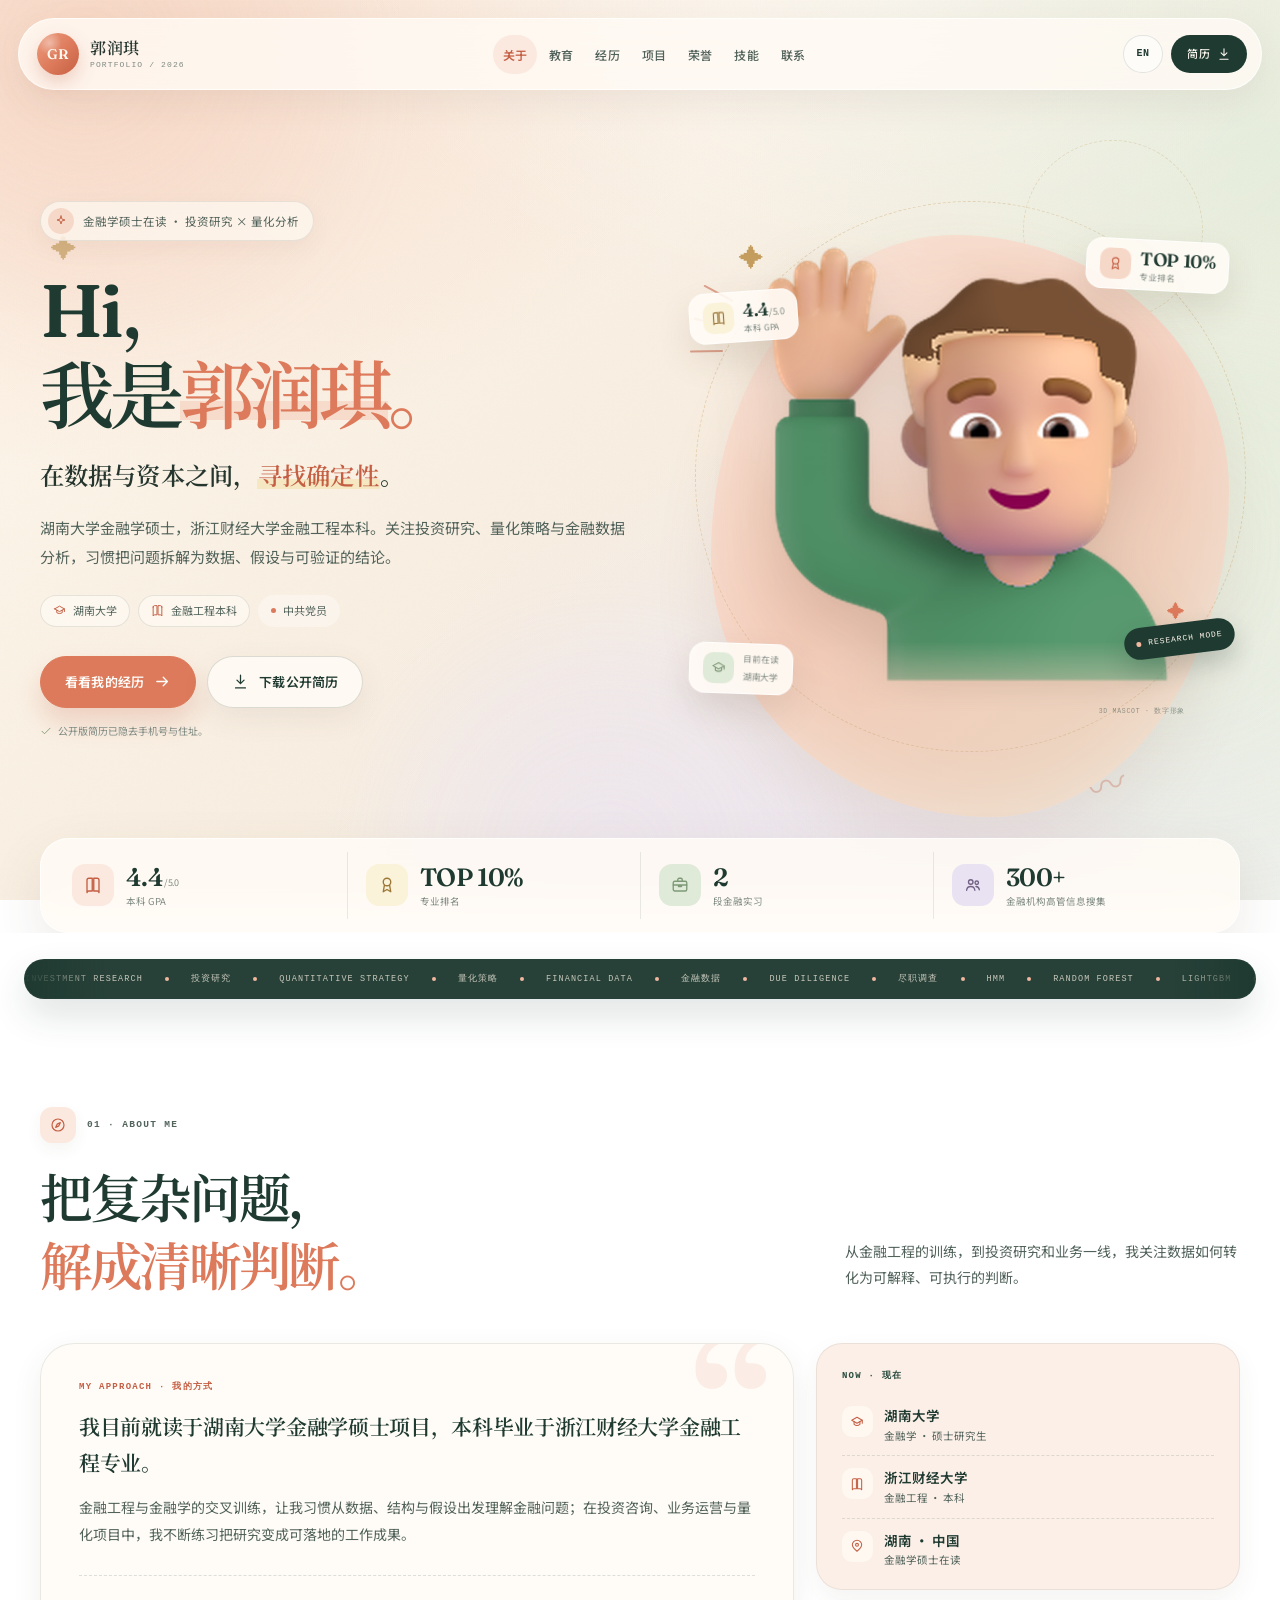
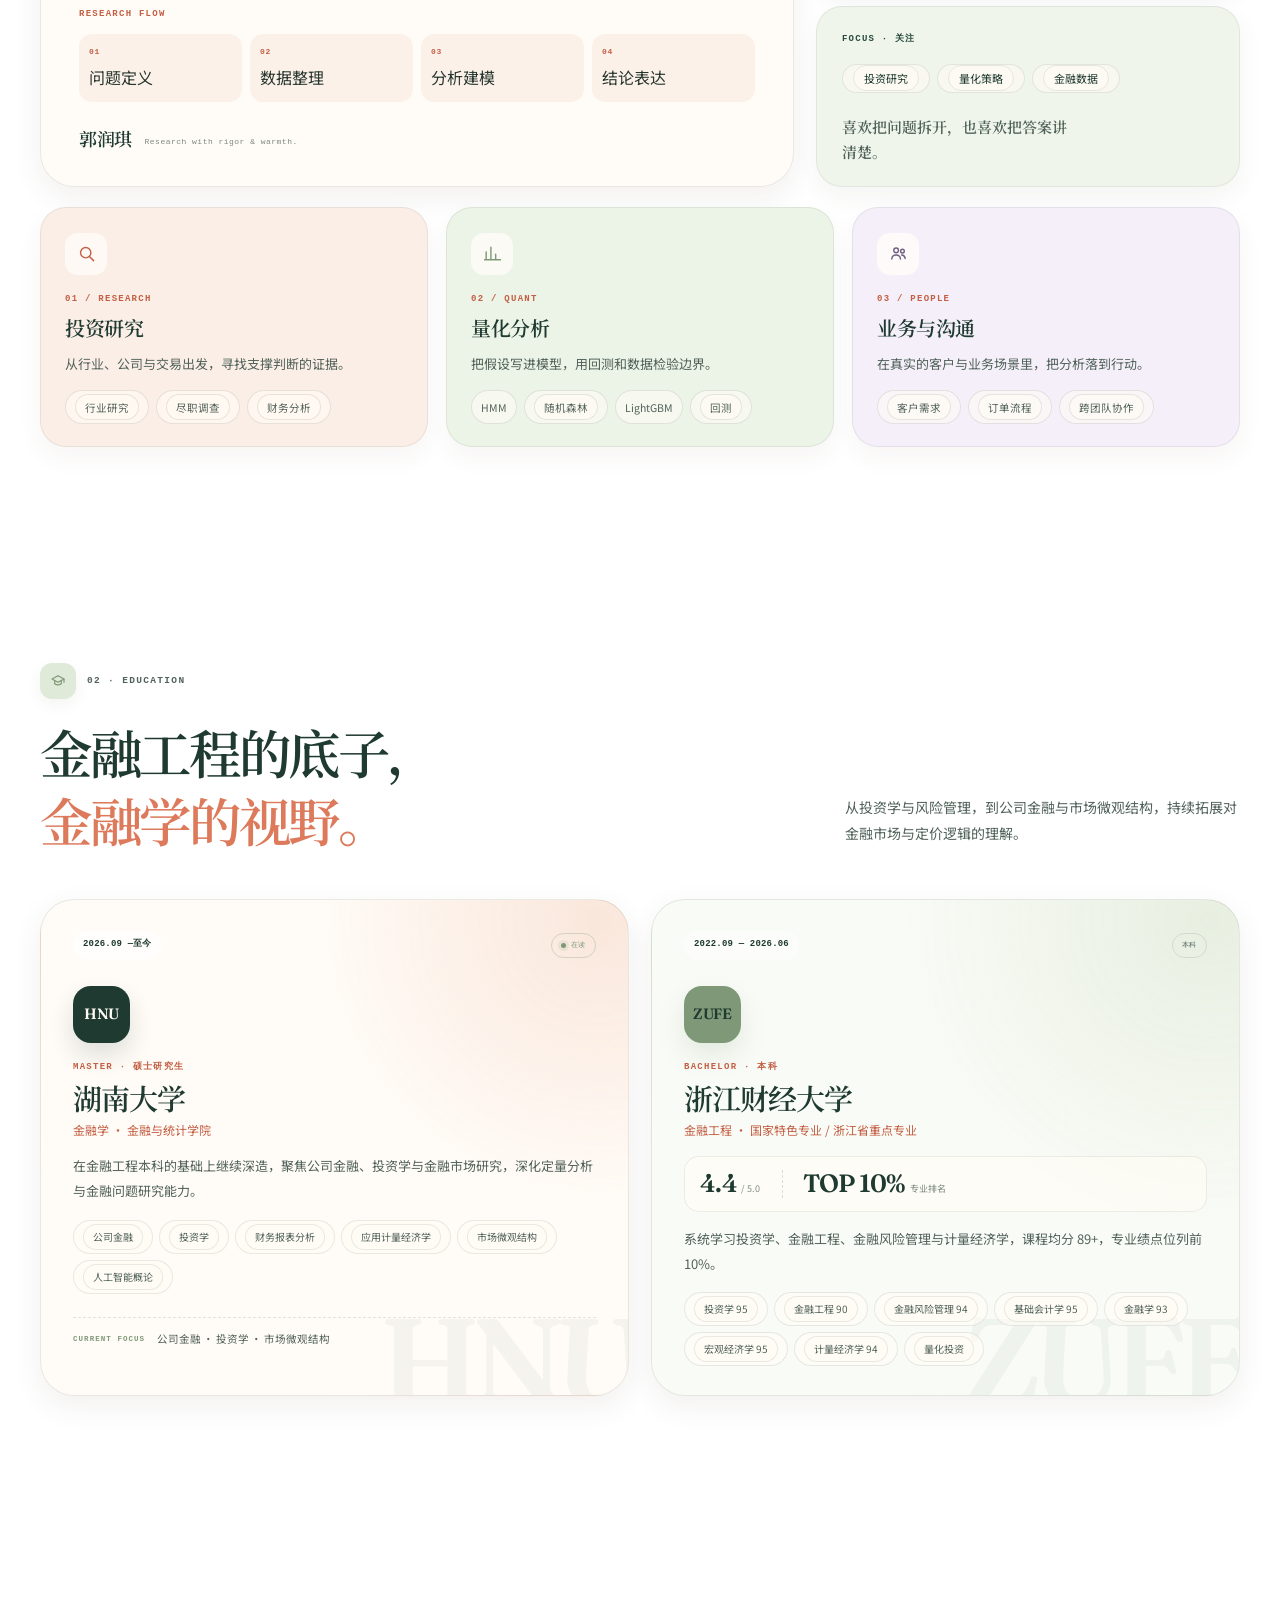
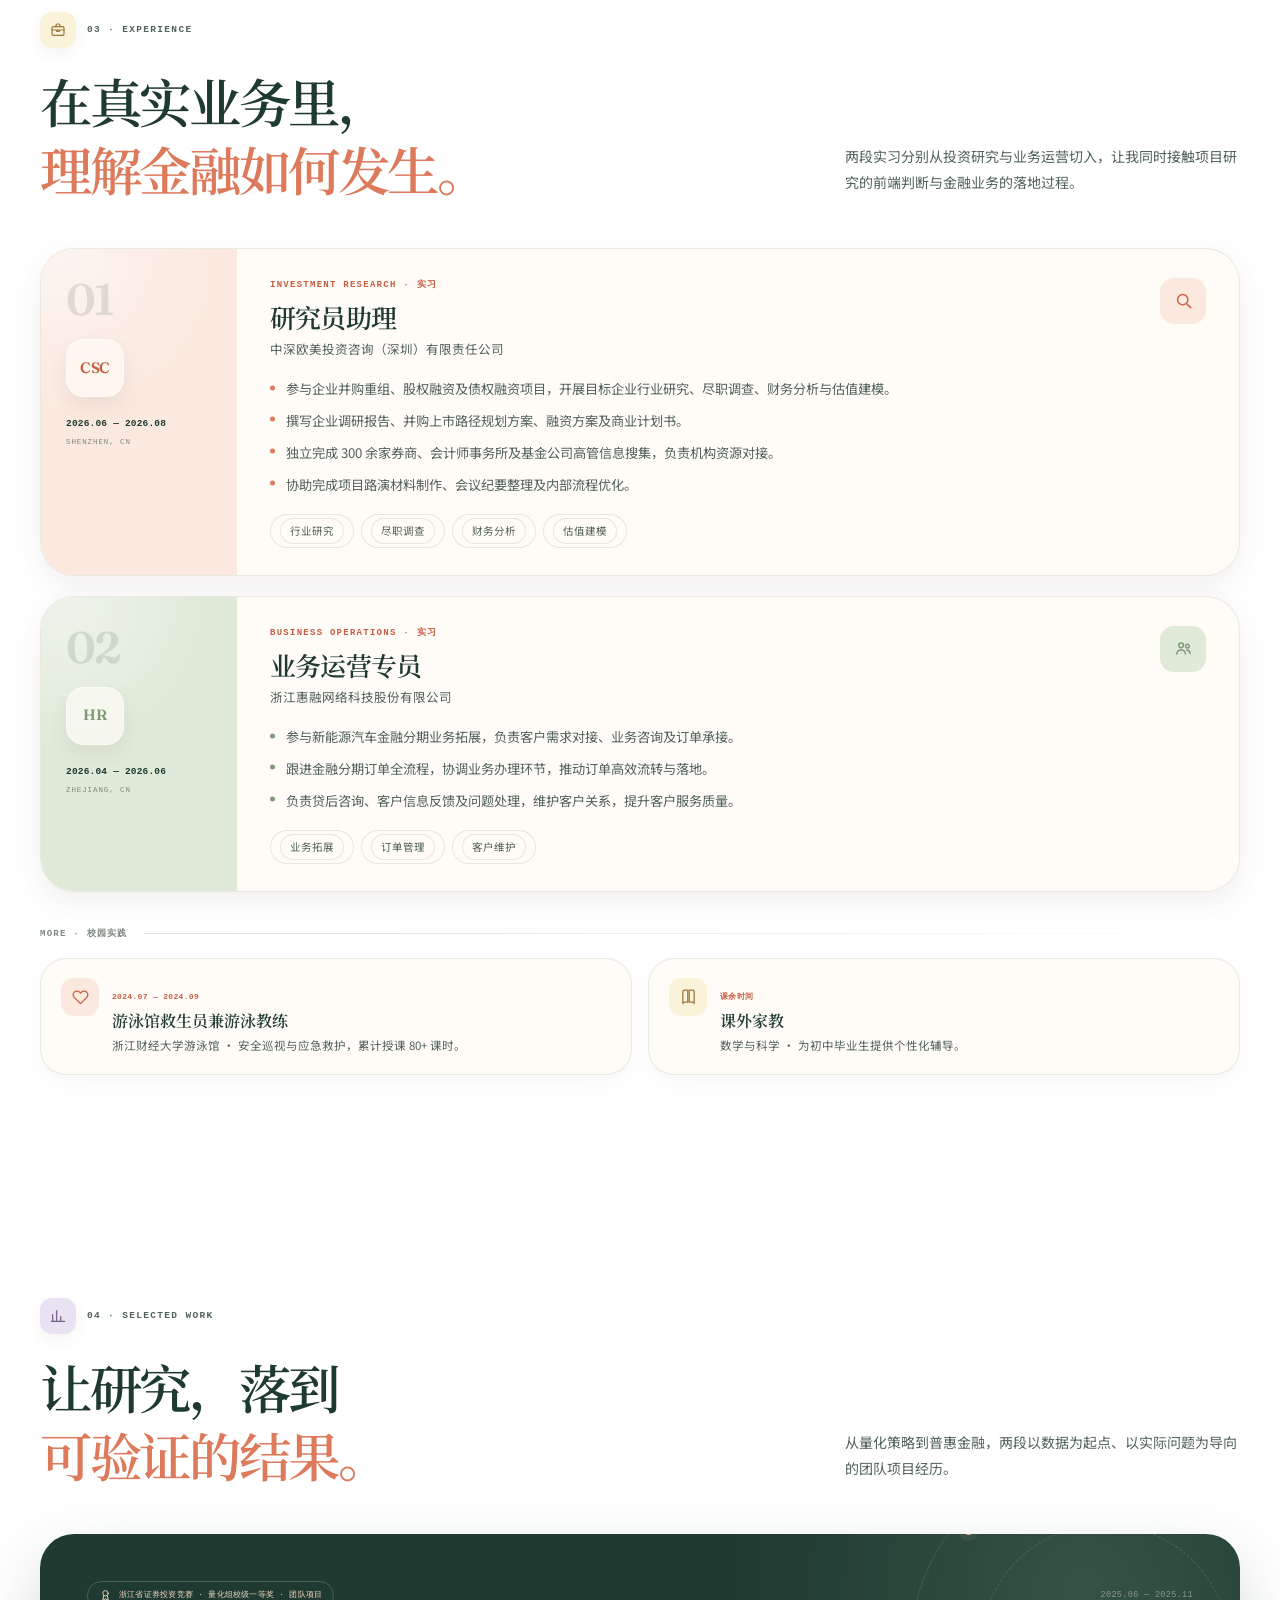
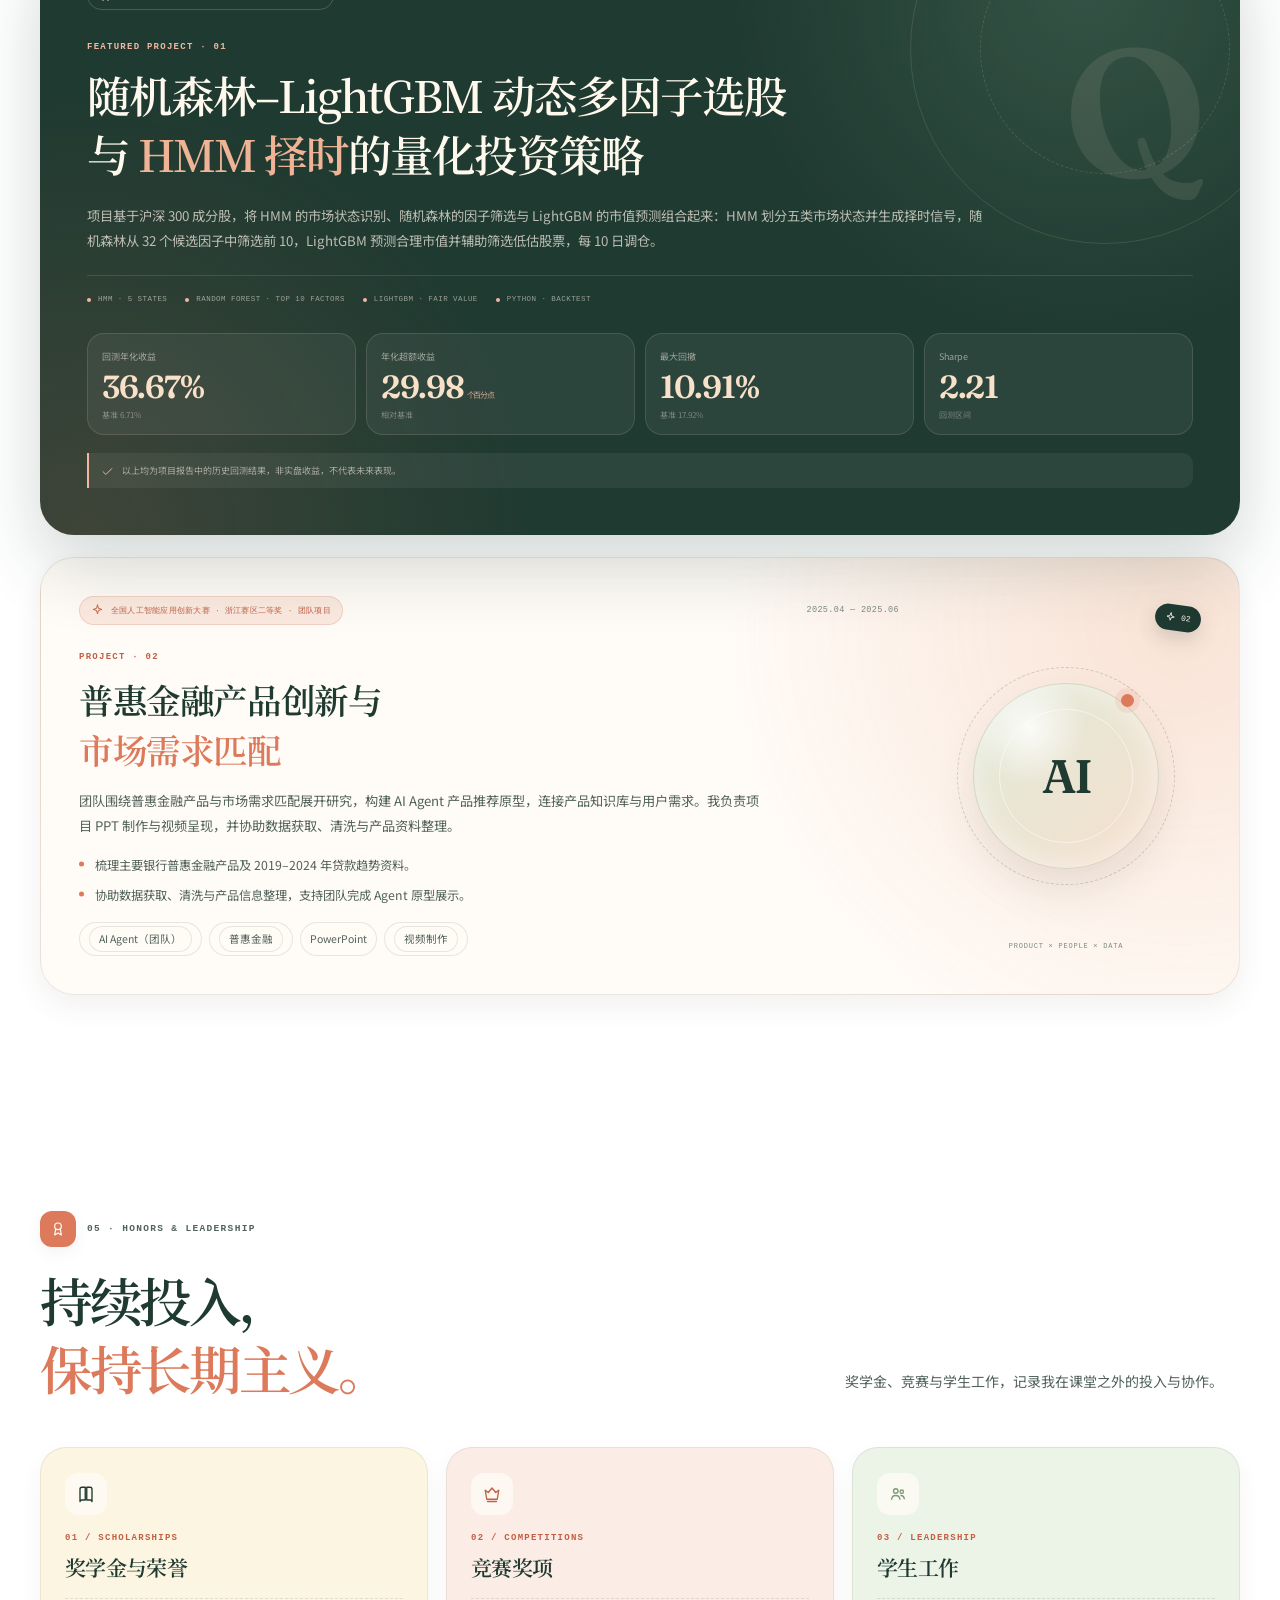
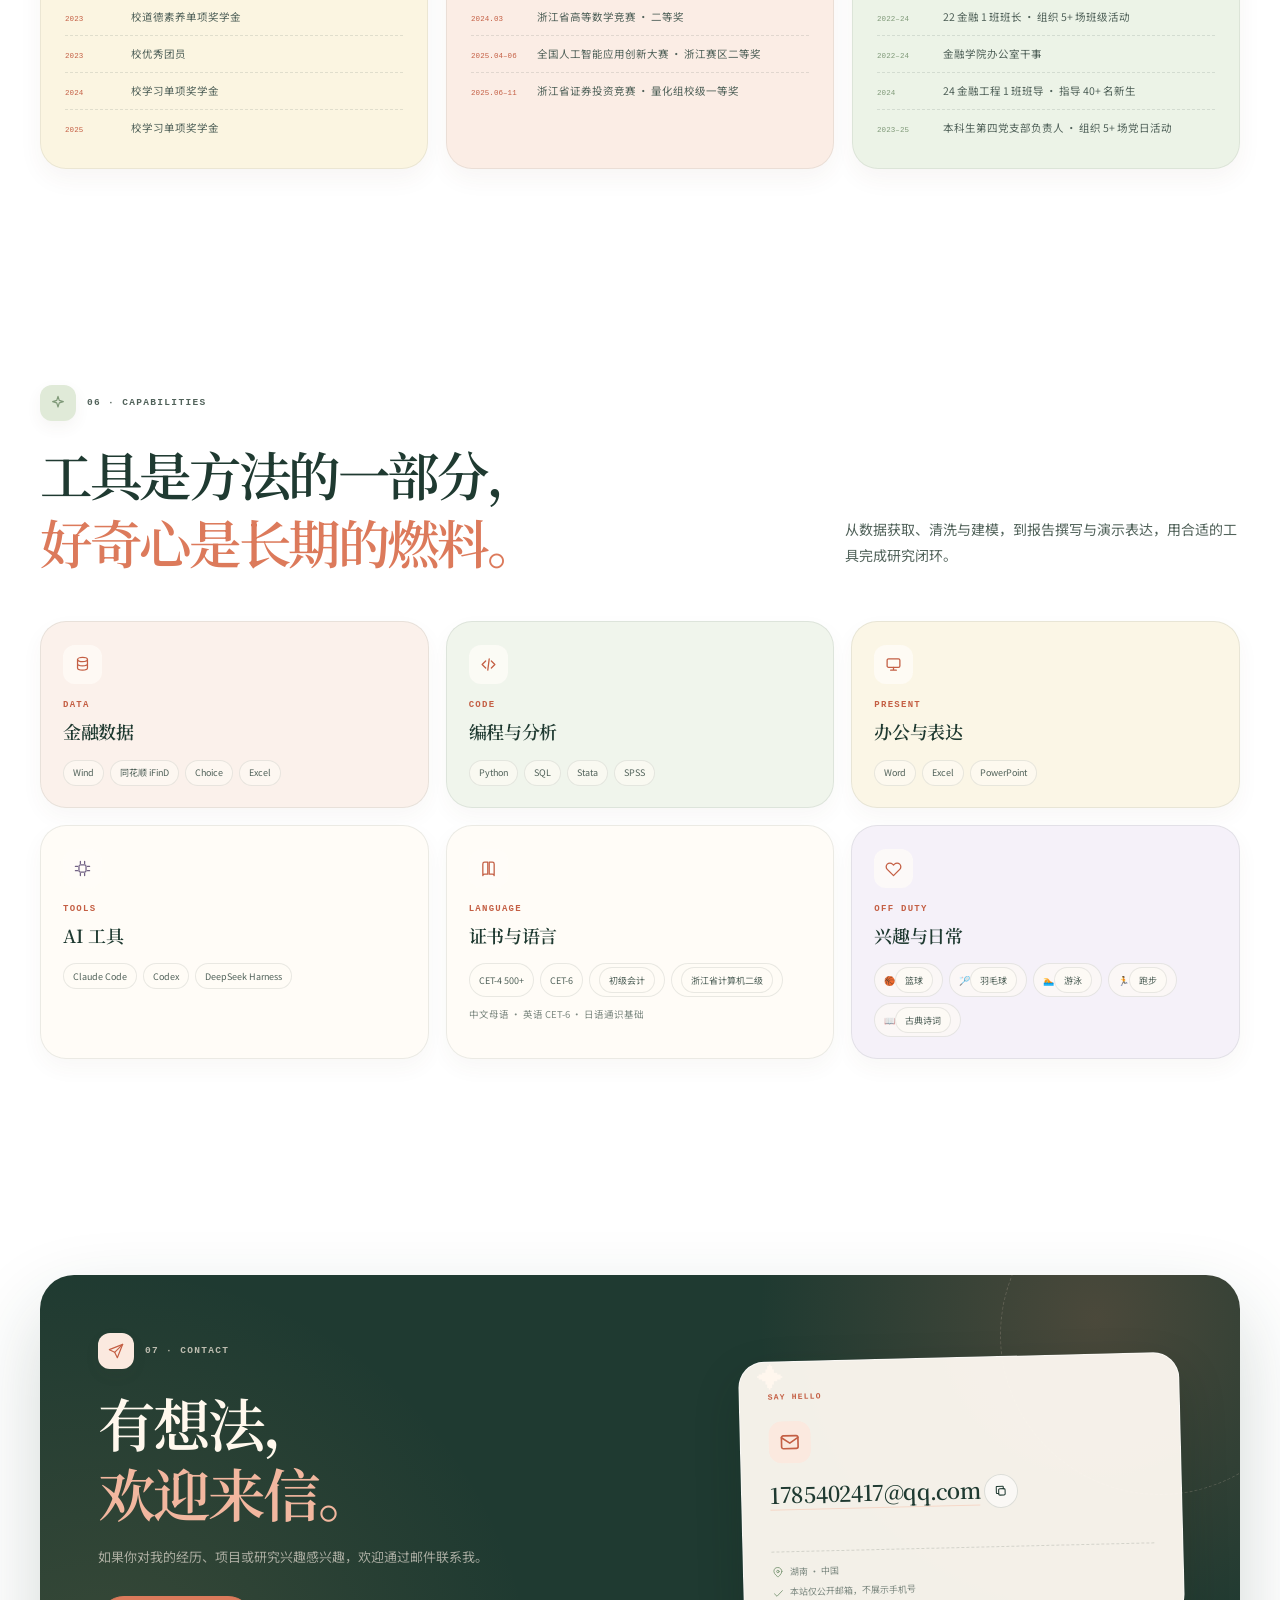
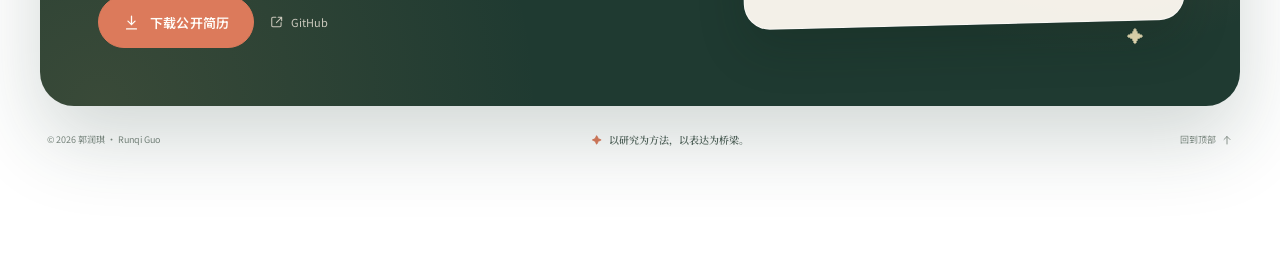
<file: index.html>
<!DOCTYPE html>
<html lang="zh-CN" data-lang="zh">
<head>
  <meta charset="UTF-8">
  <meta name="viewport" content="width=device-width, initial-scale=1.0">
  <script>
    (function () {
      try {
        if (localStorage.getItem("runqi-portfolio-lang") === "en") {
          document.documentElement.lang = "en";
          document.documentElement.dataset.lang = "en";
        }
      } catch (error) {}
    })();
  </script>
  <title>郭润琪｜金融学硕士 · 投资研究与量化分析</title>
  <meta name="description" content="郭润琪的个人作品集：湖南大学金融学硕士在读，浙江财经大学金融工程本科。关注投资研究、量化策略与金融数据分析。">
  <meta name="author" content="郭润琪">
  <meta name="theme-color" content="#1f3a31">
  <meta name="robots" content="index, follow">
  <link rel="canonical" href="https://g1785402417.github.io/">
  <link rel="icon" href="assets/favicon.svg" type="image/svg+xml">
  <link rel="preload" href="assets/fonts/noto-serif-sc-600.woff2" as="font" type="font/woff2" crossorigin>
  <link rel="preload" href="assets/fonts/noto-sans-sc-400.woff2" as="font" type="font/woff2" crossorigin>
  <link rel="preload" href="assets/fonts/noto-sans-sc-500.woff2" as="font" type="font/woff2" crossorigin>
  <link rel="preload" href="assets/fonts/noto-sans-sc-600.woff2" as="font" type="font/woff2" crossorigin>
  <link rel="preload" href="assets/fonts/fraunces-600.woff2" as="font" type="font/woff2" crossorigin>
  <link rel="stylesheet" href="assets/css/styles.css">
  <script defer src="assets/js/main.js"></script>

  <meta property="og:type" content="website">
  <meta property="og:locale" content="zh_CN">
  <meta property="og:locale:alternate" content="en_US">
  <meta property="og:site_name" content="郭润琪 · Runqi Guo">
  <meta property="og:title" content="郭润琪｜金融学硕士 · 投资研究与量化分析">
  <meta property="og:description" content="湖南大学金融学硕士在读，浙江财经大学金融工程本科。关注投资研究、量化策略与金融数据分析。">
  <meta property="og:url" content="https://g1785402417.github.io/">
  <meta name="twitter:card" content="summary">
  <meta name="twitter:title" content="郭润琪｜金融学硕士 · 投资研究与量化分析">
  <meta name="twitter:description" content="湖南大学金融学硕士在读，浙江财经大学金融工程本科。关注投资研究、量化策略与金融数据分析。">

  <script type="application/ld+json">
    {
      "@context": "https://schema.org",
      "@type": "Person",
      "name": "郭润琪",
      "alternateName": "Runqi Guo",
      "email": "mailto:1785402417@qq.com",
      "url": "https://g1785402417.github.io/",
      "alumniOf": [
        { "@type": "CollegeOrUniversity", "name": "浙江财经大学" },
        { "@type": "CollegeOrUniversity", "name": "湖南大学" }
      ],
      "knowsAbout": ["投资研究", "量化分析", "金融工程", "金融数据分析"],
      "sameAs": ["https://github.com/g1785402417"]
    }
  </script>
</head>
<body>
  <a class="skip-link" href="#main">
    <span class="lang-zh">跳到主要内容</span>
    <span class="lang-en">Skip to main content</span>
  </a>

  <svg class="svg-sprite" aria-hidden="true">
    <symbol id="i-arrow" viewBox="0 0 24 24"><path d="M4 12h15M13 6l6 6-6 6"/></symbol>
    <symbol id="i-arrow-up" viewBox="0 0 24 24"><path d="M7 17 17 7M8 7h9v9"/></symbol>
    <symbol id="i-download" viewBox="0 0 24 24"><path d="M12 3v12M7 10l5 5 5-5M5 21h14"/></symbol>
    <symbol id="i-mail" viewBox="0 0 24 24"><rect x="3" y="5" width="18" height="14" rx="2"/><path d="m3 7 9 6 9-6"/></symbol>
    <symbol id="i-link" viewBox="0 0 24 24"><path d="M14 4h6v6M20 4l-9 9"/><path d="M19 13v5a2 2 0 0 1-2 2H5a2 2 0 0 1-2-2V6a2 2 0 0 1 2-2h5"/></symbol>
    <symbol id="i-copy" viewBox="0 0 24 24"><rect x="8" y="8" width="11" height="11" rx="2"/><path d="M16 8V5a1 1 0 0 0-1-1H5a1 1 0 0 0-1 1v10a1 1 0 0 0 1 1h3"/></symbol>
    <symbol id="i-pin" viewBox="0 0 24 24"><path d="M20 10c0 5-8 11-8 11S4 15 4 10a8 8 0 1 1 16 0Z"/><circle cx="12" cy="10" r="2.5"/></symbol>
    <symbol id="i-spark" viewBox="0 0 24 24"><path d="M12 2l1.9 6.1L20 10l-6.1 1.9L12 18l-1.9-6.1L4 10l6.1-1.9L12 2Z"/></symbol>
    <symbol id="i-compass" viewBox="0 0 24 24"><circle cx="12" cy="12" r="9"/><path d="m15.5 8.5-2.2 4.8-4.8 2.2 2.2-4.8 4.8-2.2Z"/></symbol>
    <symbol id="i-cap" viewBox="0 0 24 24"><path d="m3 9 9-5 9 5-9 5-9-5Z"/><path d="M7 11.5V16c2.7 2 7.3 2 10 0v-4.5M21 9v5"/></symbol>
    <symbol id="i-case" viewBox="0 0 24 24"><rect x="3" y="7" width="18" height="13" rx="2"/><path d="M9 7V5a2 2 0 0 1 2-2h2a2 2 0 0 1 2 2v2M3 12h18M10 12v2h4v-2"/></symbol>
    <symbol id="i-chart" viewBox="0 0 24 24"><path d="M4 20V10M10 20V4M16 20v-7M22 20H2"/></symbol>
    <symbol id="i-award" viewBox="0 0 24 24"><circle cx="12" cy="8" r="5"/><path d="M8.5 12.5 7 21l5-3 5 3-1.5-8.5"/></symbol>
    <symbol id="i-users" viewBox="0 0 24 24"><circle cx="9" cy="8" r="3"/><path d="M3.5 19c.3-3 2.3-5 5.5-5s5.2 2 5.5 5"/><circle cx="17" cy="9" r="2.3"/><path d="M16 14c2.6.1 4 1.8 4.4 4.3"/></symbol>
    <symbol id="i-book" viewBox="0 0 24 24"><path d="M4 5.5A2.5 2.5 0 0 1 6.5 3H11v17H6.5A2.5 2.5 0 0 0 4 22V5.5Z"/><path d="M20 5.5A2.5 2.5 0 0 0 17.5 3H13v17h4.5A2.5 2.5 0 0 1 20 22V5.5Z"/></symbol>
    <symbol id="i-target" viewBox="0 0 24 24"><circle cx="12" cy="12" r="9"/><circle cx="12" cy="12" r="4.5"/><circle cx="12" cy="12" r="1" fill="currentColor" stroke="none"/></symbol>
    <symbol id="i-search" viewBox="0 0 24 24"><circle cx="11" cy="11" r="6.5"/><path d="m16 16 5 5"/></symbol>
    <symbol id="i-database" viewBox="0 0 24 24"><ellipse cx="12" cy="5" rx="7" ry="3"/><path d="M5 5v6c0 1.7 3.1 3 7 3s7-1.3 7-3V5M5 11v6c0 1.7 3.1 3 7 3s7-1.3 7-3v-6"/></symbol>
    <symbol id="i-code" viewBox="0 0 24 24"><path d="m8 7-5 5 5 5M16 7l5 5-5 5M13 4l-2 16"/></symbol>
    <symbol id="i-monitor" viewBox="0 0 24 24"><rect x="3" y="4" width="18" height="12" rx="2"/><path d="M8 20h8M12 16v4"/></symbol>
    <symbol id="i-cpu" viewBox="0 0 24 24"><rect x="7" y="7" width="10" height="10" rx="2"/><path d="M9 2v3M15 2v3M9 19v3M15 19v3M2 9h3M2 15h3M19 9h3M19 15h3"/></symbol>
    <symbol id="i-heart" viewBox="0 0 24 24"><path d="M20.8 5.8a5.2 5.2 0 0 0-7.4 0L12 7.2l-1.4-1.4a5.2 5.2 0 1 0-7.4 7.4L12 22l8.8-8.8a5.2 5.2 0 0 0 0-7.4Z"/></symbol>
    <symbol id="i-check" viewBox="0 0 24 24"><path d="m4 12.5 5 5L20 6.5"/></symbol>
    <symbol id="i-crown" viewBox="0 0 24 24"><path d="m3 7 4 3 5-6 5 6 4-3-2 12H5L3 7Z"/><path d="M6 22h12"/></symbol>
    <symbol id="i-flag" viewBox="0 0 24 24"><path d="M5 21V4M5 4c4-2 7 2 11 0v9c-4 2-7-2-11 0"/></symbol>
    <symbol id="i-plant" viewBox="0 0 24 24"><path d="M12 21v-8M12 13c-4 0-7-2.5-7-7 4 0 7 2.5 7 7ZM12 13c0-4 2.8-7 7-7 0 4.2-2.8 7-7 7Z"/><path d="M6 21h12"/></symbol>
    <symbol id="i-send" viewBox="0 0 24 24"><path d="m22 2-8 20-4-8-8-4 20-8Z"/><path d="M22 2 10 14"/></symbol>
    <symbol id="i-close" viewBox="0 0 24 24"><path d="m6 6 12 12M18 6 6 18"/></symbol>
  </svg>

  <div class="page-glow" aria-hidden="true"></div>
  <div class="page-background" aria-hidden="true">
    <span class="bg-blob bg-blob--peach"></span>
    <span class="bg-blob bg-blob--sage"></span>
    <span class="bg-blob bg-blob--lavender"></span>
    <span class="grain"></span>
  </div>
  <div class="cursor-aura" aria-hidden="true"></div>
  <div class="scroll-progress" aria-hidden="true"></div>

  <header class="site-header" data-site-header>
    <div class="nav-shell">
      <a class="brand" href="#top" aria-label="郭润琪 · Runqi Guo">
        <span class="brand-mark" aria-hidden="true">GR</span>
        <span class="brand-text">
          <strong><span class="lang-zh">郭润琪</span><span class="lang-en">Runqi Guo</span></strong>
          <small>PORTFOLIO / 2026</small>
        </span>
      </a>

      <nav class="primary-nav" id="primary-nav" data-primary-nav aria-label="主导航 Primary navigation">
        <a href="#about" data-nav-link><span class="lang-zh">关于</span><span class="lang-en">About</span></a>
        <a href="#education" data-nav-link><span class="lang-zh">教育</span><span class="lang-en">Education</span></a>
        <a href="#experience" data-nav-link><span class="lang-zh">经历</span><span class="lang-en">Experience</span></a>
        <a href="#projects" data-nav-link><span class="lang-zh">项目</span><span class="lang-en">Projects</span></a>
        <a href="#honors" data-nav-link><span class="lang-zh">荣誉</span><span class="lang-en">Honors</span></a>
        <a href="#skills" data-nav-link><span class="lang-zh">技能</span><span class="lang-en">Skills</span></a>
        <a href="#contact" data-nav-link><span class="lang-zh">联系</span><span class="lang-en">Contact</span></a>
      </nav>

      <div class="nav-actions">
        <button class="lang-toggle" type="button" data-lang-toggle aria-label="Switch to English">
          <span data-lang-label>EN</span>
        </button>
        <a class="nav-cv" href="assets/resume/Guo_Runqi_Public_CV.pdf" download="Guo_Runqi_Public_CV.pdf" aria-label="下载郭润琪公开简历 PDF / Download public CV">
          <span class="nav-cv-text"><span class="lang-zh">简历</span><span class="lang-en">CV</span></span>
          <svg class="icon" aria-hidden="true"><use href="#i-download"/></svg>
        </a>
        <button class="menu-toggle" type="button" data-menu-toggle aria-expanded="false" aria-controls="primary-nav" aria-label="打开导航菜单">
          <span></span><span></span>
        </button>
      </div>
    </div>
  </header>

  <main id="main">
    <section class="hero" id="top">
      <div class="hero-decor" aria-hidden="true">
        <span class="doodle doodle-star">✦</span>
        <span class="doodle doodle-ring"></span>
        <span class="doodle doodle-squiggle">〰</span>
      </div>

      <div class="hero-inner container">
        <div class="hero-copy">
          <p class="hero-badge">
            <span class="badge-spark"><svg class="icon" aria-hidden="true"><use href="#i-spark"/></svg></span>
            <span class="lang-zh">金融学硕士在读 · 投资研究 × 量化分析</span>
            <span class="lang-en">M.Sc. in Finance · Research × Quantitative Analysis</span>
          </p>

          <h1 class="hero-title">
            <span class="lang-zh"><span class="hello">Hi，</span><br>我是<span class="name">郭润琪</span><span class="dot">。</span></span>
            <span class="lang-en"><span class="hello">Hi,</span><br>I'm <span class="name">Runqi Guo</span><span class="dot">.</span></span>
          </h1>

          <p class="hero-tagline">
            <span class="lang-zh">在数据与资本之间，<span class="marker">寻找确定性</span>。</span>
            <span class="lang-en">Between data and capital, <span class="marker">seeking clarity</span>.</span>
          </p>

          <p class="hero-intro">
            <span class="lang-zh">湖南大学金融学硕士，浙江财经大学金融工程本科。关注投资研究、量化策略与金融数据分析，习惯把问题拆解为数据、假设与可验证的结论。</span>
            <span class="lang-en">A Master of Finance student at Hunan University and a Financial Engineering graduate from Zhejiang University of Finance &amp; Economics. I turn questions into data, hypotheses, and testable conclusions.</span>
          </p>

          <div class="hero-chips">
            <span class="chip"><svg class="icon" aria-hidden="true"><use href="#i-cap"/></svg><span class="lang-zh">湖南大学</span><span class="lang-en">Hunan University</span></span>
            <span class="chip"><svg class="icon" aria-hidden="true"><use href="#i-book"/></svg><span class="lang-zh">金融工程本科</span><span class="lang-en">Financial Engineering</span></span>
            <span class="chip chip--soft"><span class="chip-dot"></span><span class="lang-zh">中共党员</span><span class="lang-en">CPC Member</span></span>
          </div>

          <div class="hero-actions">
            <a class="btn btn-primary" href="#experience">
              <span class="lang-zh">看看我的经历</span><span class="lang-en">Explore my journey</span>
              <svg class="icon" aria-hidden="true"><use href="#i-arrow"/></svg>
            </a>
            <a class="btn btn-ghost" href="assets/resume/Guo_Runqi_Public_CV.pdf" download="Guo_Runqi_Public_CV.pdf">
              <svg class="icon" aria-hidden="true"><use href="#i-download"/></svg>
              <span class="lang-zh">下载公开简历</span><span class="lang-en">Download public CV</span>
            </a>
          </div>

          <p class="privacy-note">
            <svg class="icon" aria-hidden="true"><use href="#i-check"/></svg>
            <span class="lang-zh">公开版简历已隐去手机号与住址。</span>
            <span class="lang-en">The public CV omits phone number and address.</span>
          </p>
        </div>

        <div class="hero-visual" data-hero-art data-spotlight>
          <div class="hero-halo" aria-hidden="true"></div>
          <div class="hero-ring" aria-hidden="true"></div>
          <span class="pointer-glow" aria-hidden="true"></span>
          <span class="hero-spark spark-a" aria-hidden="true">✦</span>
          <span class="hero-spark spark-b" aria-hidden="true">✦</span>

          <div class="character-wrap" data-tilt data-parallax="0.05">
            <img class="hero-mascot" src="assets/avatar/mascot-final.png" width="512" height="512" alt="阳光微笑、挥手致意的3D数字人物插画，非真人照片 / cheerful digital 3D mascot waving" loading="eager" decoding="async">
            
            <span class="mascot-wave" aria-hidden="true"><i></i><i></i><i></i></span>
            <span class="mascot-caption" aria-hidden="true">3D MASCOT · 数字形象</span>
          </div>

          <div class="float-card float-gpa" aria-hidden="true">
            <span class="float-icon float-icon--butter"><svg class="icon"><use href="#i-book"/></svg></span>
            <span><strong>4.4<span>/5.0</span></strong><small><span class="lang-zh">本科 GPA</span><span class="lang-en">Undergraduate GPA</span></small></span>
          </div>
          <div class="float-card float-top" aria-hidden="true">
            <span class="float-icon float-icon--coral"><svg class="icon"><use href="#i-award"/></svg></span>
            <span><strong>TOP 10%</strong><small><span class="lang-zh">专业排名</span><span class="lang-en">Major ranking</span></small></span>
          </div>
          <div class="float-card float-school" aria-hidden="true">
            <span class="float-icon float-icon--sage"><svg class="icon"><use href="#i-cap"/></svg></span>
            <span><small><span class="lang-zh">目前在读</span><span class="lang-en">Currently at</span></small><strong><span class="lang-zh">湖南大学</span><span class="lang-en">Hunan University</span></strong></span>
          </div>
          <div class="hero-sticker" aria-hidden="true">
            <span class="sticker-dot"></span> RESEARCH MODE
          </div>
        </div>
      </div>

      <div class="stats-dock container">
        <div class="stat">
          <span class="stat-icon stat-icon--peach"><svg class="icon" aria-hidden="true"><use href="#i-book"/></svg></span>
          <span class="stat-copy"><strong><span data-count="4.4" data-decimals="1">4.4</span><em>/5.0</em></strong><small><span class="lang-zh">本科 GPA</span><span class="lang-en">Undergraduate GPA</span></small></span>
        </div>
        <div class="stat">
          <span class="stat-icon stat-icon--butter"><svg class="icon" aria-hidden="true"><use href="#i-award"/></svg></span>
          <span class="stat-copy"><strong>TOP <span data-count="10" data-decimals="0">10</span>%</strong><small><span class="lang-zh">专业排名</span><span class="lang-en">Major ranking</span></small></span>
        </div>
        <div class="stat">
          <span class="stat-icon stat-icon--sage"><svg class="icon" aria-hidden="true"><use href="#i-case"/></svg></span>
          <span class="stat-copy"><strong><span data-count="2" data-decimals="0">2</span></strong><small><span class="lang-zh">段金融实习</span><span class="lang-en">Finance internships</span></small></span>
        </div>
        <div class="stat">
          <span class="stat-icon stat-icon--lavender"><svg class="icon" aria-hidden="true"><use href="#i-users"/></svg></span>
          <span class="stat-copy"><strong><span data-count="300" data-decimals="0">300</span>+</strong><small><span class="lang-zh">金融机构高管信息搜集</span><span class="lang-en">Institutional executives researched</span></small></span>
        </div>
      </div>
    </section>

    <div class="topic-ticker" aria-hidden="true">
      <div class="ticker-track">
        <div class="ticker-group">
          <span>INVESTMENT RESEARCH</span><i></i><span>投资研究</span><i></i><span>QUANTITATIVE STRATEGY</span><i></i><span>量化策略</span><i></i><span>FINANCIAL DATA</span><i></i><span>金融数据</span><i></i><span>DUE DILIGENCE</span><i></i><span>尽职调查</span><i></i><span>HMM</span><i></i><span>RANDOM FOREST</span><i></i><span>LIGHTGBM</span><i></i>
        </div>
        <div class="ticker-group">
          <span>INVESTMENT RESEARCH</span><i></i><span>投资研究</span><i></i><span>QUANTITATIVE STRATEGY</span><i></i><span>量化策略</span><i></i><span>FINANCIAL DATA</span><i></i><span>金融数据</span><i></i><span>DUE DILIGENCE</span><i></i><span>尽职调查</span><i></i><span>HMM</span><i></i><span>RANDOM FOREST</span><i></i><span>LIGHTGBM</span><i></i>
        </div>
      </div>
    </div>

    <section class="section" id="about">
      <div class="container">
        <div class="section-head reveal">
          <div class="section-kicker">
            <span class="kicker-icon kicker-icon--peach"><svg class="icon" aria-hidden="true"><use href="#i-compass"/></svg></span>
            <span>01 · ABOUT ME</span>
          </div>
          <div class="heading-row">
            <h2><span class="lang-zh">把复杂问题，<br><em>解成清晰判断。</em></span><span class="lang-en">Turning complex questions<br>into <em>clear judgement.</em></span></h2>
            <p class="heading-note">
              <span class="lang-zh">从金融工程的训练，到投资研究和业务一线，我关注数据如何转化为可解释、可执行的判断。</span>
              <span class="lang-en">From financial engineering to investment research and business practice, I care about turning data into clear, actionable judgement.</span>
            </p>
          </div>
        </div>

        <div class="about-grid">
          <article class="about-story card reveal">
            <span class="corner-quote" aria-hidden="true">“</span>
            <p class="mini-label">MY APPROACH · 我的方式</p>
            <p class="story-lead">
              <span class="lang-zh">我目前就读于湖南大学金融学硕士项目，本科毕业于浙江财经大学金融工程专业。</span>
              <span class="lang-en">I am pursuing a Master of Finance at Hunan University, after studying Financial Engineering at Zhejiang University of Finance &amp; Economics.</span>
            </p>
            <p>
              <span class="lang-zh">金融工程与金融学的交叉训练，让我习惯从数据、结构与假设出发理解金融问题；在投资咨询、业务运营与量化项目中，我不断练习把研究变成可落地的工作成果。</span>
              <span class="lang-en">My training across financial engineering and finance taught me to think through data, structure, and assumptions. Internships and projects have helped me turn research into practical work.</span>
            </p>
            <div class="research-flow">
              <span class="mini-label">RESEARCH FLOW</span>
              <ol>
                <li><span>01</span><span class="lang-zh">问题定义</span><span class="lang-en">Frame</span></li>
                <li><span>02</span><span class="lang-zh">数据整理</span><span class="lang-en">Prepare</span></li>
                <li><span>03</span><span class="lang-zh">分析建模</span><span class="lang-en">Analyse</span></li>
                <li><span>04</span><span class="lang-zh">结论表达</span><span class="lang-en">Communicate</span></li>
              </ol>
            </div>
            <p class="signature">郭润琪 <span>Research with rigor &amp; warmth.</span></p>
          </article>

          <aside class="about-side">
            <div class="now-card reveal reveal-delay-1">
              <p class="mini-label">NOW · 现在</p>
              <div class="now-row">
                <span class="now-icon"><svg class="icon" aria-hidden="true"><use href="#i-cap"/></svg></span>
                <span><strong>湖南大学</strong><small><span class="lang-zh">金融学 · 硕士研究生</span><span class="lang-en">M.Sc. in Finance</span></small></span>
              </div>
              <div class="now-row">
                <span class="now-icon"><svg class="icon" aria-hidden="true"><use href="#i-book"/></svg></span>
                <span><strong>浙江财经大学</strong><small><span class="lang-zh">金融工程 · 本科</span><span class="lang-en">B.Sc. Financial Engineering</span></small></span>
              </div>
              <div class="now-row now-row--last">
                <span class="now-icon"><svg class="icon" aria-hidden="true"><use href="#i-pin"/></svg></span>
                <span><strong><span class="lang-zh">湖南 · 中国</span><span class="lang-en">Hunan, China</span></strong><small><span class="lang-zh">金融学硕士在读</span><span class="lang-en">Master of Finance student</span></small></span>
              </div>
            </div>

            <div class="focus-card reveal reveal-delay-2">
              <p class="mini-label">FOCUS · 关注</p>
              <div class="focus-pills">
                <span><span class="lang-zh">投资研究</span><span class="lang-en">Investment research</span></span>
                <span><span class="lang-zh">量化策略</span><span class="lang-en">Quant strategy</span></span>
                <span><span class="lang-zh">金融数据</span><span class="lang-en">Financial data</span></span>
              </div>
              <p class="focus-note">
                <span class="lang-zh">喜欢把问题拆开，也喜欢把答案讲清楚。</span>
                <span class="lang-en">I like breaking questions down — and explaining the answer clearly.</span>
              </p>
            </div>
          </aside>
        </div>

        <div class="ability-grid">
          <article class="ability-card ability-card--peach reveal">
            <span class="ability-icon"><svg class="icon" aria-hidden="true"><use href="#i-search"/></svg></span>
            <p class="mini-label">01 / RESEARCH</p>
            <h3><span class="lang-zh">投资研究</span><span class="lang-en">Investment Research</span></h3>
            <p><span class="lang-zh">从行业、公司与交易出发，寻找支撑判断的证据。</span><span class="lang-en">Finding the evidence behind a judgement — from industries and companies to transactions.</span></p>
            <div class="mini-tags"><span><span class="lang-zh">行业研究</span><span class="lang-en">Industry research</span></span><span><span class="lang-zh">尽职调查</span><span class="lang-en">Due diligence</span></span><span><span class="lang-zh">财务分析</span><span class="lang-en">Financial analysis</span></span></div>
          </article>
          <article class="ability-card ability-card--sage reveal reveal-delay-1">
            <span class="ability-icon"><svg class="icon" aria-hidden="true"><use href="#i-chart"/></svg></span>
            <p class="mini-label">02 / QUANT</p>
            <h3><span class="lang-zh">量化分析</span><span class="lang-en">Quantitative Analysis</span></h3>
            <p><span class="lang-zh">把假设写进模型，用回测和数据检验边界。</span><span class="lang-en">Writing assumptions into models, then testing their limits with backtests and data.</span></p>
            <div class="mini-tags"><span>HMM</span><span><span class="lang-zh">随机森林</span><span class="lang-en">Random Forest</span></span><span>LightGBM</span><span><span class="lang-zh">回测</span><span class="lang-en">Backtesting</span></span></div>
          </article>
          <article class="ability-card ability-card--lavender reveal reveal-delay-2">
            <span class="ability-icon"><svg class="icon" aria-hidden="true"><use href="#i-users"/></svg></span>
            <p class="mini-label">03 / PEOPLE</p>
            <h3><span class="lang-zh">业务与沟通</span><span class="lang-en">Business &amp; Communication</span></h3>
            <p><span class="lang-zh">在真实的客户与业务场景里，把分析落到行动。</span><span class="lang-en">Turning analysis into action in real client and business contexts.</span></p>
            <div class="mini-tags"><span><span class="lang-zh">客户需求</span><span class="lang-en">Client needs</span></span><span><span class="lang-zh">订单流程</span><span class="lang-en">Order workflow</span></span><span><span class="lang-zh">跨团队协作</span><span class="lang-en">Teamwork</span></span></div>
          </article>
        </div>
      </div>
    </section>

    <section class="section" id="education">
      <div class="container">
        <div class="section-head reveal">
          <div class="section-kicker">
            <span class="kicker-icon kicker-icon--sage"><svg class="icon" aria-hidden="true"><use href="#i-cap"/></svg></span>
            <span>02 · EDUCATION</span>
          </div>
          <div class="heading-row">
            <h2><span class="lang-zh">金融工程的底子，<br><em>金融学的视野。</em></span><span class="lang-en">A foundation in engineering,<br><em>a lens on finance.</em></span></h2>
            <p class="heading-note">
              <span class="lang-zh">从投资学与风险管理，到公司金融与市场微观结构，持续拓展对金融市场与定价逻辑的理解。</span>
              <span class="lang-en">From investments and risk management to corporate finance and market microstructure, building a deeper understanding of markets and pricing.</span>
            </p>
          </div>
        </div>

        <div class="edu-grid">
          <article class="edu-card edu-card--hnu reveal">
            <span class="edu-watermark" aria-hidden="true">HNU</span>
            <div class="edu-top">
              <span class="edu-years">2026.09 — <span class="lang-zh">至今</span><span class="lang-en">Present</span></span>
              <span class="status-pill status-pill--live"><span></span><span class="lang-zh">在读</span><span class="lang-en">IN PROGRESS</span></span>
            </div>
            <div class="edu-crest">HNU</div>
            <p class="mini-label">MASTER · 硕士研究生</p>
            <h3><span class="lang-zh">湖南大学</span><span class="lang-en">Hunan University</span></h3>
            <p class="edu-program"><span class="lang-zh">金融学 · 金融与统计学院</span><span class="lang-en">M.Sc. in Finance · School of Finance and Statistics</span></p>
            <p class="edu-desc"><span class="lang-zh">在金融工程本科的基础上继续深造，聚焦公司金融、投资学与金融市场研究，深化定量分析与金融问题研究能力。</span><span class="lang-en">Building on a financial engineering foundation, with coursework across corporate finance, investments, and financial markets.</span></p>
            <div class="course-pills">
              <span><span class="lang-zh">公司金融</span><span class="lang-en">Corporate Finance</span></span>
              <span><span class="lang-zh">投资学</span><span class="lang-en">Investments</span></span>
              <span><span class="lang-zh">财务报表分析</span><span class="lang-en">Financial Statements</span></span>
              <span><span class="lang-zh">应用计量经济学</span><span class="lang-en">Applied Econometrics</span></span>
              <span><span class="lang-zh">市场微观结构</span><span class="lang-en">Market Microstructure</span></span>
              <span><span class="lang-zh">人工智能概论</span><span class="lang-en">Introduction to AI</span></span>
            </div>
            <p class="edu-focus"><span class="mini-label">CURRENT FOCUS</span><span><span class="lang-zh">公司金融 · 投资学 · 市场微观结构</span><span class="lang-en">Corporate finance · investments · market microstructure</span></span></p>
          </article>

          <article class="edu-card edu-card--zufe reveal reveal-delay-1">
            <span class="edu-watermark" aria-hidden="true">ZUFE</span>
            <div class="edu-top">
              <span class="edu-years">2022.09 — 2026.06</span>
              <span class="status-pill"><span class="lang-zh">本科</span><span class="lang-en">BACHELOR</span></span>
            </div>
            <div class="edu-crest edu-crest--sage">ZUFE</div>
            <p class="mini-label">BACHELOR · 本科</p>
            <h3><span class="lang-zh">浙江财经大学</span><span class="lang-en">Zhejiang University of Finance &amp; Economics</span></h3>
            <p class="edu-program"><span class="lang-zh">金融工程 · 国家特色专业 / 浙江省重点专业</span><span class="lang-en">Financial Engineering · National Characteristic Program</span></p>
            <div class="gpa-card">
              <span><strong>4.4</strong><small>/ 5.0</small></span>
              <span><strong>TOP 10%</strong><small><span class="lang-zh">专业排名</span><span class="lang-en">Major ranking</span></small></span>
            </div>
            <p class="edu-desc"><span class="lang-zh">系统学习投资学、金融工程、金融风险管理与计量经济学，课程均分 89+，专业绩点位列前 10%。</span><span class="lang-en">Coursework in investments, financial engineering, risk management, and econometrics; average score above 89 and top-10% GPA.</span></p>
            <div class="course-pills">
              <span><span class="lang-zh">投资学 95</span><span class="lang-en">Investments 95</span></span>
              <span><span class="lang-zh">金融工程 90</span><span class="lang-en">Financial Engineering 90</span></span>
              <span><span class="lang-zh">金融风险管理 94</span><span class="lang-en">Risk Management 94</span></span>
              <span><span class="lang-zh">基础会计学 95</span><span class="lang-en">Accounting 95</span></span>
              <span><span class="lang-zh">金融学 93</span><span class="lang-en">Finance 93</span></span>
              <span><span class="lang-zh">宏观经济学 95</span><span class="lang-en">Macroeconomics 95</span></span>
              <span><span class="lang-zh">计量经济学 94</span><span class="lang-en">Econometrics 94</span></span>
              <span><span class="lang-zh">量化投资</span><span class="lang-en">Quantitative Investing</span></span>
            </div>
          </article>
        </div>
      </div>
    </section>

    <section class="section" id="experience">
      <div class="container">
        <div class="section-head reveal">
          <div class="section-kicker">
            <span class="kicker-icon kicker-icon--butter"><svg class="icon" aria-hidden="true"><use href="#i-case"/></svg></span>
            <span>03 · EXPERIENCE</span>
          </div>
          <div class="heading-row">
            <h2><span class="lang-zh">在真实业务里，<br><em>理解金融如何发生。</em></span><span class="lang-en">Where finance<br><em>meets the real world.</em></span></h2>
            <p class="heading-note">
              <span class="lang-zh">两段实习分别从投资研究与业务运营切入，让我同时接触项目研究的前端判断与金融业务的落地过程。</span>
              <span class="lang-en">Two internships — in investment research and business operations — gave me both the analytical front end and the operational reality of finance.</span>
            </p>
          </div>
        </div>

        <div class="experience-list">
          <article class="exp-card exp-card--peach reveal">
            <div class="exp-side">
              <span class="exp-number">01</span>
              <span class="exp-logo">CSC</span>
              <span class="exp-date">2026.06 — 2026.08</span>
              <span class="exp-location">SHENZHEN, CN</span>
            </div>
            <div class="exp-main">
              <div class="exp-title-row">
                <div>
                  <p class="mini-label">INVESTMENT RESEARCH · <span class="lang-zh">实习</span><span class="lang-en">INTERNSHIP</span></p>
                  <h3><span class="lang-zh">研究员助理</span><span class="lang-en">Assistant Researcher</span></h3>
                  <p class="exp-company"><span class="lang-zh">中深欧美投资咨询（深圳）有限责任公司</span><span class="lang-en">Zhongshen Europe &amp; America Investment Consulting (Shenzhen)</span></p>
                </div>
                <span class="exp-icon"><svg class="icon" aria-hidden="true"><use href="#i-search"/></svg></span>
              </div>
              <ul class="exp-points">
                <li><span class="lang-zh">参与企业并购重组、股权融资及债权融资项目，开展目标企业行业研究、尽职调查、财务分析与估值建模。</span><span class="lang-en">Contributed to M&amp;A, equity financing, and debt financing projects through industry research, due diligence, financial analysis, and valuation modelling.</span></li>
                <li><span class="lang-zh">撰写企业调研报告、并购上市路径规划方案、融资方案及商业计划书。</span><span class="lang-en">Prepared company research reports, M&amp;A and listing roadmaps, financing proposals, and business plans.</span></li>
                <li><span class="lang-zh">独立完成 300 余家券商、会计师事务所及基金公司高管信息搜集，负责机构资源对接。</span><span class="lang-en">Independently compiled executive information for more than 300 securities firms, accounting firms, and fund companies, and supported institutional outreach.</span></li>
                <li><span class="lang-zh">协助完成项目路演材料制作、会议纪要整理及内部流程优化。</span><span class="lang-en">Supported project roadshow materials, meeting minutes, and internal process improvements.</span></li>
              </ul>
              <div class="tag-row"><span><span class="lang-zh">行业研究</span><span class="lang-en">Industry research</span></span><span><span class="lang-zh">尽职调查</span><span class="lang-en">Due diligence</span></span><span><span class="lang-zh">财务分析</span><span class="lang-en">Financial analysis</span></span><span><span class="lang-zh">估值建模</span><span class="lang-en">Valuation</span></span></div>
            </div>
          </article>

          <article class="exp-card exp-card--sage reveal">
            <div class="exp-side">
              <span class="exp-number">02</span>
              <span class="exp-logo exp-logo--sage">HR</span>
              <span class="exp-date">2026.04 — 2026.06</span>
              <span class="exp-location">ZHEJIANG, CN</span>
            </div>
            <div class="exp-main">
              <div class="exp-title-row">
                <div>
                  <p class="mini-label">BUSINESS OPERATIONS · <span class="lang-zh">实习</span><span class="lang-en">INTERNSHIP</span></p>
                  <h3><span class="lang-zh">业务运营专员</span><span class="lang-en">Business Operations Specialist</span></h3>
                  <p class="exp-company"><span class="lang-zh">浙江惠融网络科技股份有限公司</span><span class="lang-en">Zhejiang Huirong Network Technology Co., Ltd.</span></p>
                </div>
                <span class="exp-icon exp-icon--sage"><svg class="icon" aria-hidden="true"><use href="#i-users"/></svg></span>
              </div>
              <ul class="exp-points">
                <li><span class="lang-zh">参与新能源汽车金融分期业务拓展，负责客户需求对接、业务咨询及订单承接。</span><span class="lang-en">Supported new-energy vehicle financing, handling client needs, product consultations, and order intake.</span></li>
                <li><span class="lang-zh">跟进金融分期订单全流程，协调业务办理环节，推动订单高效流转与落地。</span><span class="lang-en">Tracked the full installment-order lifecycle, coordinated processing, and helped orders move to completion.</span></li>
                <li><span class="lang-zh">负责贷后咨询、客户信息反馈及问题处理，维护客户关系，提升客户服务质量。</span><span class="lang-en">Handled post-loan inquiries, client feedback, and issue resolution while maintaining service quality.</span></li>
              </ul>
              <div class="tag-row"><span><span class="lang-zh">业务拓展</span><span class="lang-en">Business development</span></span><span><span class="lang-zh">订单管理</span><span class="lang-en">Order management</span></span><span><span class="lang-zh">客户维护</span><span class="lang-en">Client relations</span></span></div>
            </div>
          </article>
        </div>

        <div class="campus-title reveal">
          <span class="mini-label"><span class="lang-zh">MORE · 校园实践</span><span class="lang-en">MORE · CAMPUS PRACTICE</span></span>
          <span class="campus-line"></span>
        </div>
        <div class="practice-grid">
          <article class="practice-card reveal">
            <span class="practice-icon"><svg class="icon" aria-hidden="true"><use href="#i-heart"/></svg></span>
            <div><time>2024.07 — 2024.09</time><h4><span class="lang-zh">游泳馆救生员兼游泳教练</span><span class="lang-en">Lifeguard &amp; Swimming Instructor</span></h4><p><span class="lang-zh">浙江财经大学游泳馆 · 安全巡视与应急救护，累计授课 80+ 课时。</span><span class="lang-en">ZUFE Natatorium · Pool safety and emergency response; delivered 80+ lessons.</span></p></div>
          </article>
          <article class="practice-card reveal reveal-delay-1">
            <span class="practice-icon practice-icon--butter"><svg class="icon" aria-hidden="true"><use href="#i-book"/></svg></span>
            <div><time><span class="lang-zh">课余时间</span><span class="lang-en">PART-TIME</span></time><h4><span class="lang-zh">课外家教</span><span class="lang-en">Private Tutor</span></h4><p><span class="lang-zh">数学与科学 · 为初中毕业生提供个性化辅导。</span><span class="lang-en">Mathematics &amp; science · Tailored tutoring for secondary-school graduates.</span></p></div>
          </article>
        </div>
      </div>
    </section>

    <section class="section section--projects" id="projects">
      <div class="container">
        <div class="section-head reveal">
          <div class="section-kicker">
            <span class="kicker-icon kicker-icon--lavender"><svg class="icon" aria-hidden="true"><use href="#i-chart"/></svg></span>
            <span>04 · SELECTED WORK</span>
          </div>
          <div class="heading-row">
            <h2><span class="lang-zh">让研究，落到<br><em>可验证的结果。</em></span><span class="lang-en">Research, grounded in<br><em>testable results.</em></span></h2>
            <p class="heading-note">
              <span class="lang-zh">从量化策略到普惠金融，两段以数据为起点、以实际问题为导向的团队项目经历。</span>
              <span class="lang-en">Two team projects that start with data and stay anchored in real questions — from quantitative strategy to inclusive finance.</span>
            </p>
          </div>
        </div>

        <article class="project-quant reveal" data-spotlight>
          <span class="pointer-glow" aria-hidden="true"></span>
          <div class="quant-orbit" aria-hidden="true">
            <span class="orbit orbit-a"></span><span class="orbit orbit-b"></span>
            <span class="orbit-dot dot-a"></span><span class="orbit-dot dot-b"></span>
          </div>
          <div class="project-top">
            <span class="project-badge"><svg class="icon" aria-hidden="true"><use href="#i-award"/></svg><span class="lang-zh">浙江省证券投资竞赛 · 量化组校级一等奖 · 团队项目</span><span class="lang-en">Zhejiang Securities Investment Competition · First Prize, Quant Group · Team</span></span>
            <time>2025.06 — 2025.11</time>
          </div>
          <div class="quant-head">
            <div>
              <p class="mini-label">FEATURED PROJECT · 01</p>
              <h3><span class="lang-zh">随机森林–LightGBM 动态多因子选股<br>与 <em>HMM 择时</em>的量化投资策略</span><span class="lang-en">Random Forest–LightGBM Dynamic Stock Selection<br>with <em>HMM Market Timing</em></span></h3>
            </div>
            <span class="quant-mark" aria-hidden="true">Q</span>
          </div>
          <p class="project-intro"><span class="lang-zh">项目基于沪深 300 成分股，将 HMM 的市场状态识别、随机森林的因子筛选与 LightGBM 的市值预测组合起来：HMM 划分五类市场状态并生成择时信号，随机森林从 32 个候选因子中筛选前 10，LightGBM 预测合理市值并辅助筛选低估股票，每 10 日调仓。</span><span class="lang-en">Using CSI 300 constituents, the project combines HMM regime detection, Random Forest factor selection, and LightGBM fair-value prediction. HMM identifies five market regimes and generates timing signals; Random Forest screens the top 10 of 32 factors; LightGBM estimates fair value to support undervalued-stock selection, with rebalancing every 10 days.</span></p>
          <div class="method-row">
            <span><i></i>HMM · 5 STATES</span>
            <span><i></i>RANDOM FOREST · TOP 10 FACTORS</span>
            <span><i></i>LIGHTGBM · FAIR VALUE</span>
            <span><i></i>PYTHON · BACKTEST</span>
          </div>
          <div class="metric-grid">
            <div class="metric"><span class="metric-label"><span class="lang-zh">回测年化收益</span><span class="lang-en">Backtest annualized return</span></span><strong><span data-count="36.77" data-decimals="2">36.77</span>%</strong><small><span class="lang-zh">基准 6.71%</span><span class="lang-en">Benchmark 6.71%</span></small></div>
            <div class="metric"><span class="metric-label"><span class="lang-zh">年化超额收益</span><span class="lang-en">Annualized excess return</span></span><strong><span data-count="30.06" data-decimals="2">30.06</span><em><span class="lang-zh">个百分点</span><span class="lang-en">pp</span></em></strong><small><span class="lang-zh">相对基准</span><span class="lang-en">vs. benchmark</span></small></div>
            <div class="metric"><span class="metric-label"><span class="lang-zh">最大回撤</span><span class="lang-en">Maximum drawdown</span></span><strong><span data-count="10.94" data-decimals="2">10.94</span>%</strong><small><span class="lang-zh">基准 17.92%</span><span class="lang-en">Benchmark 17.92%</span></small></div>
            <div class="metric"><span class="metric-label">Sharpe</span><strong><span data-count="2.22" data-decimals="2">2.22</span></strong><small><span class="lang-zh">回测区间</span><span class="lang-en">Backtest period</span></small></div>
          </div>
          <p class="backtest-note"><svg class="icon" aria-hidden="true"><use href="#i-check"/></svg><span class="lang-zh">以上均为项目报告中的历史回测结果，非实盘收益，不代表未来表现。</span><span class="lang-en">All figures are historical backtest results from the project report — not live trading returns or a promise of future performance.</span></p>
        </article>

        <article class="project-ai reveal">
          <div class="ai-copy">
            <div class="project-top project-top--light">
              <span class="project-badge project-badge--peach"><svg class="icon" aria-hidden="true"><use href="#i-spark"/></svg><span class="lang-zh">全国人工智能应用创新大赛 · 浙江赛区二等奖 · 团队项目</span><span class="lang-en">National AI Application Innovation Competition · Provincial Second Prize · Team</span></span>
              <time>2025.04 — 2025.06</time>
            </div>
            <p class="mini-label">PROJECT · 02</p>
            <h3><span class="lang-zh">普惠金融产品创新与<br><em>市场需求匹配</em></span><span class="lang-en">Inclusive Finance Product Innovation<br>and <em>Market-Demand Matching</em></span></h3>
            <p class="ai-intro"><span class="lang-zh">团队围绕普惠金融产品与市场需求匹配展开研究，构建 AI Agent 产品推荐原型，连接产品知识库与用户需求。我负责项目 PPT 制作与视频呈现，并协助数据获取、清洗与产品资料整理。</span><span class="lang-en">The team studied how inclusive-finance products match market demand and built an AI-agent prototype linking a product knowledge base with user needs. I produced the presentation and project video, and assisted with data acquisition, cleaning, and product research.</span></p>
            <ul class="exp-points ai-points">
              <li><span class="lang-zh">梳理主要银行普惠金融产品及 2019–2024 年贷款趋势资料。</span><span class="lang-en">Reviewed major banks' inclusive-finance products and 2019–2024 lending trends.</span></li>
              <li><span class="lang-zh">协助数据获取、清洗与产品信息整理，支持团队完成 Agent 原型展示。</span><span class="lang-en">Assisted with data acquisition, cleaning, and product information for the agent prototype.</span></li>
            </ul>
            <div class="tag-row"><span><span class="lang-zh">AI Agent（团队）</span><span class="lang-en">AI Agent (team)</span></span><span><span class="lang-zh">普惠金融</span><span class="lang-en">Inclusive finance</span></span><span>PowerPoint</span><span><span class="lang-zh">视频制作</span><span class="lang-en">Video</span></span></div>
          </div>
          <div class="ai-visual" aria-hidden="true">
            <div class="ai-orb"><span></span><span></span><span></span><strong>AI</strong></div>
            <span class="ai-sticker"><svg class="icon"><use href="#i-spark"/></svg> 02</span>
            <p>PRODUCT × PEOPLE × DATA</p>
          </div>
        </article>
      </div>
    </section>

    <section class="section" id="honors">
      <div class="container">
        <div class="section-head reveal">
          <div class="section-kicker">
            <span class="kicker-icon kicker-icon--coral"><svg class="icon" aria-hidden="true"><use href="#i-award"/></svg></span>
            <span>05 · HONORS &amp; LEADERSHIP</span>
          </div>
          <div class="heading-row">
            <h2><span class="lang-zh">持续投入，<br><em>保持长期主义。</em></span><span class="lang-en">Sustained effort,<br><em>long-term perspective.</em></span></h2>
            <p class="heading-note"><span class="lang-zh">奖学金、竞赛与学生工作，记录我在课堂之外的投入与协作。</span><span class="lang-en">Scholarships, competitions, and student leadership — a record of commitment beyond the classroom.</span></p>
          </div>
        </div>

        <div class="honor-grid">
          <article class="honor-card honor-card--butter reveal">
            <span class="honor-icon"><svg class="icon" aria-hidden="true"><use href="#i-book"/></svg></span>
            <p class="mini-label">01 / SCHOLARSHIPS</p>
            <h3><span class="lang-zh">奖学金与荣誉</span><span class="lang-en">Scholarships &amp; Honors</span></h3>
            <ul class="honor-list">
              <li><span>2023</span><p><span class="lang-zh">校道德素养单项奖学金</span><span class="lang-en">Moral Development Scholarship</span></p></li>
              <li><span>2023</span><p><span class="lang-zh">校优秀团员</span><span class="lang-en">Outstanding League Member</span></p></li>
              <li><span>2024</span><p><span class="lang-zh">校学习单项奖学金</span><span class="lang-en">Academic Scholarship</span></p></li>
              <li><span>2025</span><p><span class="lang-zh">校学习单项奖学金</span><span class="lang-en">Academic Scholarship</span></p></li>
            </ul>
          </article>
          <article class="honor-card honor-card--peach reveal reveal-delay-1">
            <span class="honor-icon"><svg class="icon" aria-hidden="true"><use href="#i-crown"/></svg></span>
            <p class="mini-label">02 / COMPETITIONS</p>
            <h3><span class="lang-zh">竞赛奖项</span><span class="lang-en">Competitions</span></h3>
            <ul class="honor-list">
              <li><span>2024.03</span><p><span class="lang-zh">浙江省高等数学竞赛 · 二等奖</span><span class="lang-en">Zhejiang Mathematics Competition · Second Prize</span></p></li>
              <li><span>2025.04–06</span><p><span class="lang-zh">全国人工智能应用创新大赛 · 浙江赛区二等奖</span><span class="lang-en">National AI Innovation Competition · Provincial Second Prize</span></p></li>
              <li><span>2025.06–11</span><p><span class="lang-zh">浙江省证券投资竞赛 · 量化组校级一等奖</span><span class="lang-en">Zhejiang Securities Competition · First Prize, Quant Group</span></p></li>
            </ul>
          </article>
          <article class="honor-card honor-card--sage reveal reveal-delay-2">
            <span class="honor-icon"><svg class="icon" aria-hidden="true"><use href="#i-users"/></svg></span>
            <p class="mini-label">03 / LEADERSHIP</p>
            <h3><span class="lang-zh">学生工作</span><span class="lang-en">Leadership</span></h3>
            <ul class="honor-list honor-list--compact">
              <li><span>2022–24</span><p><span class="lang-zh">22 金融 1 班班长 · 组织 5+ 场班级活动</span><span class="lang-en">Class Monitor · organised 5+ class events</span></p></li>
              <li><span>2022–24</span><p><span class="lang-zh">金融学院办公室干事</span><span class="lang-en">Office Assistant, School of Finance</span></p></li>
              <li><span>2024</span><p><span class="lang-zh">24 金融工程 1 班班导 · 指导 40+ 名新生</span><span class="lang-en">Peer Mentor · guided 40+ new students</span></p></li>
              <li><span>2023–25</span><p><span class="lang-zh">本科生第四党支部负责人 · 组织 5+ 场党日活动</span><span class="lang-en">Head of Fourth Undergraduate Party Branch</span></p></li>
            </ul>
          </article>
        </div>
      </div>
    </section>

    <section class="section" id="skills">
      <div class="container">
        <div class="section-head reveal">
          <div class="section-kicker">
            <span class="kicker-icon kicker-icon--sage"><svg class="icon" aria-hidden="true"><use href="#i-spark"/></svg></span>
            <span>06 · CAPABILITIES</span>
          </div>
          <div class="heading-row">
            <h2><span class="lang-zh">工具是方法的一部分，<br><em>好奇心是长期的燃料。</em></span><span class="lang-en">Tools serve the method.<br><em>Curiosity fuels the long run.</em></span></h2>
            <p class="heading-note"><span class="lang-zh">从数据获取、清洗与建模，到报告撰写与演示表达，用合适的工具完成研究闭环。</span><span class="lang-en">From sourcing and cleaning data to modelling and presenting conclusions, I use the right tools to complete the research loop.</span></p>
          </div>
        </div>

        <div class="skill-grid">
          <article class="skill-card skill-card--peach reveal">
            <span class="skill-icon"><svg class="icon" aria-hidden="true"><use href="#i-database"/></svg></span>
            <p class="mini-label">DATA</p><h3><span class="lang-zh">金融数据</span><span class="lang-en">Financial Data</span></h3>
            <div class="skill-pills"><span>Wind</span><span>同花顺 iFinD</span><span>Choice</span><span>Excel</span></div>
          </article>
          <article class="skill-card skill-card--sage reveal reveal-delay-1">
            <span class="skill-icon"><svg class="icon" aria-hidden="true"><use href="#i-code"/></svg></span>
            <p class="mini-label">CODE</p><h3><span class="lang-zh">编程与分析</span><span class="lang-en">Programming</span></h3>
            <div class="skill-pills"><span>Python</span><span>SQL</span><span>Stata</span><span>SPSS</span></div>
          </article>
          <article class="skill-card skill-card--butter reveal reveal-delay-2">
            <span class="skill-icon"><svg class="icon" aria-hidden="true"><use href="#i-monitor"/></svg></span>
            <p class="mini-label">PRESENT</p><h3><span class="lang-zh">办公与表达</span><span class="lang-en">Office &amp; Presentation</span></h3>
            <div class="skill-pills"><span>Word</span><span>Excel</span><span>PowerPoint</span></div>
          </article>
          <article class="skill-card reveal">
            <span class="skill-icon skill-icon--lavender"><svg class="icon" aria-hidden="true"><use href="#i-cpu"/></svg></span>
            <p class="mini-label">TOOLS</p><h3><span class="lang-zh">AI 工具</span><span class="lang-en">AI Tools</span></h3>
            <div class="skill-pills"><span>Claude Code</span><span>Codex</span><span>DeepSeek Harness</span></div>
          </article>
          <article class="skill-card reveal reveal-delay-1">
            <span class="skill-icon"><svg class="icon" aria-hidden="true"><use href="#i-book"/></svg></span>
            <p class="mini-label">LANGUAGE</p><h3><span class="lang-zh">证书与语言</span><span class="lang-en">Certificates &amp; Language</span></h3>
            <div class="skill-pills"><span>CET-4 500+</span><span>CET-6</span><span><span class="lang-zh">初级会计</span><span class="lang-en">Junior Accounting</span></span><span><span class="lang-zh">浙江省计算机二级</span><span class="lang-en">Computer Level 2</span></span></div>
            <p class="skill-note"><span class="lang-zh">中文母语 · 英语 CET-6 · 日语通识基础</span><span class="lang-en">Chinese · English (CET-6) · Japanese basics</span></p>
          </article>
          <article class="skill-card skill-card--lavender reveal reveal-delay-2">
            <span class="skill-icon"><svg class="icon" aria-hidden="true"><use href="#i-heart"/></svg></span>
            <p class="mini-label">OFF DUTY</p><h3><span class="lang-zh">兴趣与日常</span><span class="lang-en">Beyond Work</span></h3>
            <div class="skill-pills"><span>🏀 <span class="lang-zh">篮球</span><span class="lang-en">Basketball</span></span><span>🏸 <span class="lang-zh">羽毛球</span><span class="lang-en">Badminton</span></span><span>🏊 <span class="lang-zh">游泳</span><span class="lang-en">Swimming</span></span><span>🏃 <span class="lang-zh">跑步</span><span class="lang-en">Running</span></span><span>📖 <span class="lang-zh">古典诗词</span><span class="lang-en">Poetry</span></span></div>
          </article>
        </div>
      </div>
    </section>

    <section class="section" id="contact">
      <div class="container">
        <div class="contact-panel reveal">
          <span class="contact-spark spark-one" aria-hidden="true">✦</span>
          <span class="contact-spark spark-two" aria-hidden="true">✦</span>
          <div class="contact-copy">
            <p class="section-kicker section-kicker--light"><span class="kicker-icon kicker-icon--peach"><svg class="icon" aria-hidden="true"><use href="#i-send"/></svg></span><span>07 · CONTACT</span></p>
            <h2><span class="lang-zh">有想法，<br><em>欢迎来信。</em></span><span class="lang-en">Have a thought?<br><em>Let's talk.</em></span></h2>
            <p><span class="lang-zh">如果你对我的经历、项目或研究兴趣感兴趣，欢迎通过邮件联系我。</span><span class="lang-en">If my experience, projects, or research interests resonate with you, I would be glad to hear from you.</span></p>
            <div class="contact-actions">
              <a class="btn btn-coral" href="assets/resume/Guo_Runqi_Public_CV.pdf" download="Guo_Runqi_Public_CV.pdf"><svg class="icon" aria-hidden="true"><use href="#i-download"/></svg><span class="lang-zh">下载公开简历</span><span class="lang-en">Download public CV</span></a>
              <a class="contact-link" href="https://github.com/g1785402417" target="_blank" rel="noopener noreferrer"><svg class="icon" aria-hidden="true"><use href="#i-link"/></svg>GitHub</a>
            </div>
          </div>
          <div class="contact-card">
            <span class="contact-card-label">SAY HELLO</span>
            <svg class="contact-mail-icon icon" aria-hidden="true"><use href="#i-mail"/></svg>
            <div class="contact-email-row">
              <a class="email-link" href="mailto:1785402417@qq.com" data-email-link data-email="1785402417@qq.com">1785402417@qq.com</a>
              <button class="copy-button" type="button" data-copy-email aria-label="复制邮箱地址"><svg class="icon" aria-hidden="true"><use href="#i-copy"/></svg></button>
            </div>
            <span class="copy-feedback" role="status" aria-live="polite" data-copy-feedback></span>
            <div class="contact-meta"><span><svg class="icon" aria-hidden="true"><use href="#i-pin"/></svg><span class="lang-zh">湖南 · 中国</span><span class="lang-en">Hunan, China</span></span><span class="contact-privacy"><svg class="icon" aria-hidden="true"><use href="#i-check"/></svg><span class="lang-zh">本站仅公开邮箱，不展示手机号</span><span class="lang-en">Email only — no phone number published</span></span></div>
          </div>
        </div>

        <footer class="site-footer">
          <span>© <span data-current-year>2026</span> 郭润琪 · Runqi Guo</span>
          <span class="footer-note"><span class="footer-star" aria-hidden="true">✦</span><span class="lang-zh">以研究为方法，以表达为桥梁。</span><span class="lang-en">Research as method. Clarity as craft.</span></span>
          <a href="#top"><span class="lang-zh">回到顶部</span><span class="lang-en">Back to top</span><svg class="icon" aria-hidden="true"><use href="#i-arrow"/></svg></a>
        </footer>
      </div>
    </section>
  </main>

  <button class="back-to-top" type="button" data-back-to-top aria-label="回到顶部 / Back to top">
    <svg viewBox="0 0 48 48" aria-hidden="true"><circle class="backtop-track" cx="24" cy="24" r="20"/><circle class="backtop-progress" cx="24" cy="24" r="20"/></svg>
    <svg class="icon" aria-hidden="true"><use href="#i-arrow"/></svg>
  </button>
</body>
</html>
</file>
<file: assets/css/styles.css>
/* =========================================================
   Guo Runqi — Warm editorial portfolio
   Palette: cream / forest / coral / peach / sage / butter
   ========================================================= */

@font-face {
  font-family: "Noto Serif SC";
  src: url("../fonts/noto-serif-sc-600.woff2") format("woff2");
  font-weight: 600;
  font-style: normal;
  font-display: swap;
}

@font-face {
  font-family: "Noto Sans SC";
  src: url("../fonts/noto-sans-sc-400.woff2") format("woff2");
  font-weight: 400;
  font-style: normal;
  font-display: swap;
}

@font-face {
  font-family: "Noto Sans SC";
  src: url("../fonts/noto-sans-sc-500.woff2") format("woff2");
  font-weight: 500;
  font-style: normal;
  font-display: swap;
}

@font-face {
  font-family: "Noto Sans SC";
  src: url("../fonts/noto-sans-sc-600.woff2") format("woff2");
  font-weight: 600;
  font-style: normal;
  font-display: swap;
}

@font-face {
  font-family: "Fraunces";
  src: url("../fonts/fraunces-600.woff2") format("woff2");
  font-weight: 600;
  font-style: normal;
  font-display: swap;
}

:root {
  --cream: #fbf4e9;
  --cream-deep: #f5e8d8;
  --paper: #fffaf3;
  --paper-bright: #fffdf9;
  --ink: #26362f;
  --ink-soft: #51625a;
  --muted: #7d8981;
  --forest: #1f3a31;
  --forest-2: #294b3f;
  --forest-3: #38614f;
  --coral: #dc7a5b;
  --coral-deep: #c45f44;
  --coral-soft: #f2b79f;
  --peach: #f6d8c8;
  --peach-soft: #fbe9df;
  --sage: #e0ead8;
  --sage-soft: #f0f5eb;
  --sage-deep: #7f9978;
  --butter: #f4e6bd;
  --butter-soft: #faf2d9;
  --lavender: #e9e2f2;
  --lavender-soft: #f4f0f8;
  --gold: #c49d5e;
  --line: rgba(39, 57, 48, 0.12);
  --line-strong: rgba(39, 57, 48, 0.2);
  --serif: "Noto Serif SC", "Source Han Serif SC", "Songti SC", STSong, SimSun, Georgia, serif;
  --sans: "Noto Sans SC", "Source Han Sans SC", "Microsoft YaHei", "PingFang SC", -apple-system, "Segoe UI", sans-serif;
  --display: "Fraunces", "Noto Serif SC", Georgia, "Times New Roman", serif;
  --mono: "SFMono-Regular", Consolas, "Liberation Mono", Menlo, monospace;
  --shadow-sm: 0 10px 30px rgba(93, 68, 46, 0.08);
  --shadow-md: 0 20px 50px rgba(93, 68, 46, 0.11);
  --shadow-lg: 0 34px 80px rgba(93, 68, 46, 0.16);
  --radius-xl: 34px;
  --radius-lg: 26px;
  --radius-md: 18px;
  --radius-sm: 12px;
  --pill: 999px;
  --container: 1200px;
  --gutter: 40px;
  --nav-height: 76px;
  --ease: cubic-bezier(0.22, 1, 0.36, 1);
}

*,
*::before,
*::after {
  box-sizing: border-box;
}

html {
  scroll-behavior: smooth;
  -webkit-text-size-adjust: 100%;
}

body {
  margin: 0;
  min-width: 320px;
  overflow-x: hidden;
  color: var(--ink);
  background:
    radial-gradient(1100px 750px at 7% 4%, rgba(246, 208, 188, 0.66), transparent 58%),
    radial-gradient(900px 700px at 98% 16%, rgba(220, 235, 214, 0.64), transparent 60%),
    radial-gradient(950px 700px at 70% 95%, rgba(234, 225, 243, 0.62), transparent 62%),
    linear-gradient(135deg, #fff8ed 0%, #f8eee1 51%, #f0f5ea 100%);
  background-attachment: fixed;
  font-family: var(--sans);
  font-size: 16px;
  line-height: 1.75;
  -webkit-font-smoothing: antialiased;
  text-rendering: optimizeLegibility;
}

body.menu-open {
  overflow: hidden;
}

::selection {
  background: var(--peach);
  color: var(--forest);
}

a {
  color: inherit;
  text-decoration: none;
}

button,
input,
textarea {
  font: inherit;
}

button {
  color: inherit;
}

img,
svg {
  display: block;
  max-width: 100%;
}

h1,
h2,
h3,
h4,
p,
ul,
ol,
dl,
dd,
figure,
blockquote {
  margin: 0;
}

ul,
ol {
  padding: 0;
  list-style: none;
}

.icon {
  width: 1.15em;
  height: 1.15em;
  flex: 0 0 auto;
  fill: none;
  stroke: currentColor;
  stroke-width: 1.8;
  stroke-linecap: round;
  stroke-linejoin: round;
}

.svg-sprite {
  position: absolute;
  width: 0;
  height: 0;
  overflow: hidden;
}

.sr-only {
  position: absolute;
  width: 1px;
  height: 1px;
  padding: 0;
  overflow: hidden;
  clip: rect(0, 0, 0, 0);
  white-space: nowrap;
  border: 0;
}

[data-lang="zh"] .lang-en {
  display: none !important;
}

[data-lang="en"] .lang-zh {
  display: none !important;
}

.container {
  width: min(var(--container), calc(100% - (var(--gutter) * 2)));
  margin-inline: auto;
}

.skip-link {
  position: fixed;
  top: 12px;
  left: 12px;
  z-index: 3000;
  padding: 12px 18px;
  border-radius: var(--pill);
  background: var(--forest);
  color: var(--paper);
  font-size: 13px;
  transform: translateY(-160%);
  transition: transform 0.2s ease;
}

.skip-link:focus {
  transform: translateY(0);
}

:focus-visible {
  outline: 2px solid var(--coral-deep);
  outline-offset: 4px;
}

/* ---------- Global atmosphere ---------- */

.page-background {
  position: fixed;
  z-index: -1;
  inset: 0;
  overflow: hidden;
  pointer-events: none;
}

.bg-blob {
  position: absolute;
  display: block;
  border-radius: 50%;
  filter: blur(30px);
  opacity: 0.7;
}

.bg-blob--peach {
  top: -130px;
  left: -100px;
  width: 36vw;
  height: 36vw;
  min-width: 360px;
  min-height: 360px;
  background: radial-gradient(circle at 40% 40%, rgba(246, 209, 190, 0.72), rgba(246, 209, 190, 0));
}

.bg-blob--sage {
  top: 38%;
  right: -15vw;
  width: 40vw;
  height: 40vw;
  min-width: 360px;
  min-height: 360px;
  background: radial-gradient(circle at 40% 40%, rgba(219, 233, 213, 0.7), rgba(219, 233, 213, 0));
}

.bg-blob--lavender {
  bottom: -20%;
  left: 30%;
  width: 35vw;
  height: 35vw;
  min-width: 300px;
  min-height: 300px;
  background: radial-gradient(circle at 50% 50%, rgba(233, 225, 243, 0.65), rgba(233, 225, 243, 0));
}

.grain {
  position: absolute;
  inset: 0;
  opacity: 0.038;
  mix-blend-mode: multiply;
  background-image: url("data:image/svg+xml,%3Csvg xmlns='http://www.w3.org/2000/svg' width='140' height='140'%3E%3Cfilter id='n'%3E%3CfeTurbulence type='fractalNoise' baseFrequency='.9' numOctaves='2' stitchTiles='stitch'/%3E%3C/filter%3E%3Crect width='140' height='140' filter='url(%23n)' opacity='.7'/%3E%3C/svg%3E");
}

.page-glow {
  position: fixed;
  z-index: -1;
  inset: 0;
  pointer-events: none;
  background: radial-gradient(800px 500px at 70% 0%, rgba(255, 255, 255, 0.4), transparent 68%);
}

.cursor-aura {
  position: fixed;
  z-index: 0;
  top: 0;
  left: 0;
  width: 360px;
  height: 360px;
  pointer-events: none;
  border-radius: 50%;
  background: radial-gradient(circle, rgba(238, 184, 155, 0.24), rgba(238, 184, 155, 0) 68%);
  filter: blur(16px);
  transform: translate(-50%, -50%);
  opacity: 0;
  will-change: transform;
  transition: opacity 0.4s ease;
}

.scroll-progress {
  position: fixed;
  inset: 0 auto auto 0;
  z-index: 2100;
  width: 0;
  height: 3px;
  border-radius: 0 999px 999px 0;
  background: linear-gradient(90deg, var(--coral), var(--gold));
  box-shadow: 0 0 14px rgba(220, 122, 91, 0.4);
}

main {
  position: relative;
  z-index: 1;
}

section[id] {
  scroll-margin-top: calc(var(--nav-height) + 26px);
}

/* ---------- Shared type & controls ---------- */

.mini-label {
  color: var(--coral-deep);
  font-family: var(--mono);
  font-size: 9px;
  font-weight: 600;
  letter-spacing: 0.14em;
  line-height: 1.6;
  text-transform: uppercase;
}

.btn {
  position: relative;
  display: inline-flex;
  align-items: center;
  justify-content: center;
  gap: 10px;
  min-height: 52px;
  padding: 0 24px;
  overflow: hidden;
  border: 1px solid transparent;
  border-radius: var(--pill);
  font-size: 13px;
  font-weight: 600;
  letter-spacing: 0.015em;
  line-height: 1;
  cursor: pointer;
  isolation: isolate;
  transition:
    transform 0.28s var(--ease),
    box-shadow 0.28s ease,
    background 0.25s ease,
    color 0.25s ease,
    border-color 0.25s ease;
}

.btn::after {
  content: "";
  position: absolute;
  z-index: 0;
  top: -70%;
  left: -110%;
  width: 45%;
  height: 240%;
  pointer-events: none;
  background: linear-gradient(90deg, transparent, rgba(255, 255, 255, 0.42), transparent);
  transform: rotate(18deg);
  transition: left 0.7s var(--ease);
}

.btn:hover {
  transform: translateY(-3px);
}

.btn:hover::after {
  left: 145%;
}

.btn > * {
  position: relative;
  z-index: 1;
}

.btn .icon {
  width: 17px;
  height: 17px;
}

.btn-primary {
  color: var(--paper-bright);
  background: var(--coral);
  border-color: var(--coral);
  box-shadow: 0 14px 26px rgba(196, 95, 68, 0.22);
}

.btn-primary:hover {
  background: var(--coral-deep);
  border-color: var(--coral-deep);
  box-shadow: 0 18px 34px rgba(196, 95, 68, 0.28);
}

.btn-ghost {
  color: var(--forest);
  background: rgba(255, 252, 246, 0.82);
  border-color: rgba(39, 57, 48, 0.16);
  box-shadow: var(--shadow-sm);
  backdrop-filter: blur(10px);
}

.btn-ghost:hover {
  border-color: rgba(39, 57, 48, 0.3);
  background: var(--paper-bright);
}

.btn-coral {
  color: var(--paper-bright);
  background: var(--coral);
  border-color: var(--coral);
}

.btn-coral:hover {
  background: var(--coral-deep);
  border-color: var(--coral-deep);
}

.chip {
  display: inline-flex;
  align-items: center;
  gap: 7px;
  min-height: 32px;
  padding: 5px 12px;
  border: 1px solid rgba(39, 57, 48, 0.11);
  border-radius: var(--pill);
  background: rgba(255, 252, 245, 0.62);
  color: var(--ink-soft);
  font-size: 11px;
  line-height: 1.4;
  backdrop-filter: blur(8px);
}

.chip .icon {
  width: 13px;
  height: 13px;
  color: var(--coral-deep);
}

.chip--soft {
  border-color: transparent;
  background: rgba(255, 255, 255, 0.35);
}

.chip-dot {
  width: 5px;
  height: 5px;
  border-radius: 50%;
  background: var(--coral);
}

.tag-row,
.mini-tags {
  display: flex;
  flex-wrap: wrap;
  gap: 7px;
}

.tag-row span,
.mini-tags span {
  display: inline-flex;
  align-items: center;
  min-height: 26px;
  padding: 3px 9px;
  border: 1px solid rgba(39, 57, 48, 0.11);
  border-radius: var(--pill);
  background: rgba(255, 252, 245, 0.58);
  color: var(--ink-soft);
  font-size: 10.5px;
  line-height: 1.5;
}

/* ---------- Header ---------- */

.site-header {
  position: fixed;
  z-index: 1000;
  inset: 18px 0 auto;
  pointer-events: none;
}

.nav-shell {
  display: flex;
  align-items: center;
  justify-content: space-between;
  gap: 20px;
  width: min(1260px, calc(100% - 48px));
  min-height: 72px;
  margin-inline: auto;
  padding: 10px 14px 10px 18px;
  border: 1px solid rgba(255, 255, 255, 0.72);
  border-radius: var(--pill);
  background: rgba(255, 251, 245, 0.82);
  box-shadow: 0 12px 36px rgba(87, 64, 46, 0.08);
  backdrop-filter: blur(20px);
  -webkit-backdrop-filter: blur(20px);
  pointer-events: auto;
  transition:
    min-height 0.35s var(--ease),
    background 0.35s ease,
    box-shadow 0.35s ease;
}

.site-header.is-scrolled .nav-shell {
  min-height: 62px;
  background: rgba(255, 252, 247, 0.94);
  box-shadow: 0 16px 38px rgba(87, 64, 46, 0.12);
}

.brand {
  display: inline-flex;
  align-items: center;
  gap: 11px;
  flex: 0 0 auto;
}

.brand-mark {
  display: grid;
  place-items: center;
  width: 42px;
  height: 42px;
  flex: 0 0 auto;
  border-radius: 50%;
  color: #fff9ef;
  background:
    radial-gradient(circle at 30% 24%, rgba(255, 255, 255, 0.4), transparent 28%),
    linear-gradient(135deg, #ee9d7e, var(--coral) 55%, #c65f43);
  box-shadow: 0 8px 18px rgba(196, 95, 68, 0.26);
  font-family: var(--display);
  font-size: 14px;
  font-weight: 600;
  letter-spacing: -0.03em;
  transition: transform 0.35s var(--ease), box-shadow 0.35s ease;
  animation: brandPulse 4.6s ease-in-out infinite;
}

.brand:hover .brand-mark {
  transform: rotate(-8deg) scale(1.07);
  box-shadow: 0 10px 24px rgba(196, 95, 68, 0.35);
}

.brand-text {
  display: flex;
  flex-direction: column;
  line-height: 1.16;
}

.brand-text strong {
  font-family: var(--serif);
  font-size: 16px;
  font-weight: 600;
  letter-spacing: 0.04em;
}

.brand-text small {
  margin-top: 3px;
  color: var(--muted);
  font-family: var(--mono);
  font-size: 8px;
  letter-spacing: 0.14em;
}

.primary-nav {
  display: flex;
  align-items: center;
  gap: 2px;
}

.primary-nav a {
  position: relative;
  padding: 9px 13px;
  border-radius: var(--pill);
  color: var(--ink-soft);
  font-size: 12.5px;
  font-weight: 500;
  letter-spacing: 0.015em;
  white-space: nowrap;
  transition: color 0.22s ease, background 0.22s ease;
}

.primary-nav a:hover {
  color: var(--forest);
  background: rgba(246, 216, 200, 0.4);
}

.primary-nav a[aria-current="true"] {
  color: var(--coral-deep);
  background: var(--peach-soft);
  font-weight: 600;
}

.nav-actions {
  display: flex;
  align-items: center;
  gap: 8px;
  flex: 0 0 auto;
}

.lang-toggle {
  min-width: 40px;
  height: 38px;
  padding: 0 10px;
  border: 1px solid rgba(39, 57, 48, 0.12);
  border-radius: var(--pill);
  background: rgba(255, 255, 255, 0.5);
  color: var(--forest);
  font-family: var(--mono);
  font-size: 10px;
  font-weight: 600;
  letter-spacing: 0.06em;
  cursor: pointer;
  transition: background 0.2s ease, border-color 0.2s ease, transform 0.25s var(--ease);
}

.lang-toggle:hover {
  border-color: var(--coral);
  background: var(--peach-soft);
  transform: translateY(-1px);
}

.nav-cv {
  display: inline-flex;
  align-items: center;
  justify-content: center;
  gap: 7px;
  min-height: 38px;
  padding: 0 16px;
  border-radius: var(--pill);
  background: var(--forest);
  color: var(--paper);
  font-size: 11px;
  font-weight: 500;
  letter-spacing: 0.04em;
  transition: background 0.25s ease, transform 0.25s var(--ease), box-shadow 0.25s ease;
}

.nav-cv .icon {
  width: 14px;
  height: 14px;
}

.nav-cv:hover {
  background: var(--forest-2);
  transform: translateY(-2px);
  box-shadow: 0 10px 20px rgba(31, 58, 49, 0.18);
}

.menu-toggle {
  display: none;
  position: relative;
  width: 40px;
  height: 38px;
  padding: 0;
  border: 1px solid rgba(39, 57, 48, 0.12);
  border-radius: 50%;
  background: rgba(255, 255, 255, 0.46);
  cursor: pointer;
}

.menu-toggle span {
  position: absolute;
  left: 11px;
  width: 17px;
  height: 1.5px;
  border-radius: 2px;
  background: var(--forest);
  transition: transform 0.32s var(--ease), top 0.32s var(--ease);
}

.menu-toggle span:first-child {
  top: 15px;
}

.menu-toggle span:last-child {
  top: 22px;
}

body.menu-open .menu-toggle span:first-child {
  top: 19px;
  transform: rotate(45deg);
}

body.menu-open .menu-toggle span:last-child {
  top: 19px;
  transform: rotate(-45deg);
}

/* ---------- Hero ---------- */

.hero {
  position: relative;
  padding-top: calc(var(--nav-height) + 90px);
  overflow: clip;
}

.hero-decor {
  position: absolute;
  inset: 0;
  z-index: 0;
  pointer-events: none;
}

.doodle {
  position: absolute;
  display: block;
  color: var(--coral);
}

.doodle-star {
  top: 24%;
  left: 4%;
  color: var(--gold);
  font-size: 26px;
  opacity: 0.7;
  animation: twinkle 5s ease-in-out infinite;
}

.doodle-ring {
  top: 15%;
  right: 6%;
  width: 180px;
  height: 180px;
  border: 1px dashed rgba(196, 157, 94, 0.26);
  border-radius: 50%;
  transform: rotate(20deg);
}

.doodle-squiggle {
  right: 12%;
  bottom: 12%;
  color: rgba(196, 95, 68, 0.32);
  font-family: var(--display);
  font-size: 40px;
  transform: rotate(-16deg);
}

.hero-inner {
  position: relative;
  z-index: 1;
  display: grid;
  grid-template-columns: minmax(0, 1.02fr) minmax(420px, 0.98fr);
  align-items: center;
  gap: clamp(36px, 5vw, 72px);
  min-height: 650px;
  padding-bottom: 42px;
}

.hero-copy {
  max-width: 650px;
}

.hero-badge {
  display: inline-flex;
  align-items: center;
  gap: 9px;
  min-height: 38px;
  margin-bottom: 24px;
  padding: 6px 14px 6px 7px;
  border: 1px solid rgba(39, 57, 48, 0.1);
  border-radius: var(--pill);
  background: rgba(255, 252, 245, 0.62);
  color: var(--ink-soft);
  font-size: 11.5px;
  line-height: 1.45;
  box-shadow: 0 8px 22px rgba(93, 68, 46, 0.05);
  backdrop-filter: blur(10px);
}

.badge-spark {
  display: grid;
  place-items: center;
  width: 26px;
  height: 26px;
  border-radius: 50%;
  background: var(--peach);
  color: var(--coral-deep);
}

.badge-spark .icon {
  width: 12px;
  height: 12px;
}

.hero-title {
  max-width: 680px;
  color: var(--forest);
  font-family: var(--serif);
  font-size: clamp(3.15rem, 5.8vw, 5.8rem);
  font-weight: 600;
  letter-spacing: -0.055em;
  line-height: 1.08;
}

.hero-title .hello {
  font-family: var(--display);
  font-weight: 500;
  letter-spacing: -0.04em;
}

.hero-title .name {
  position: relative;
  display: inline-block;
  color: var(--coral);
  letter-spacing: -0.06em;
  background: linear-gradient(180deg, transparent 67%, rgba(246, 216, 200, 0.9) 67%, rgba(246, 216, 200, 0.9) 93%, transparent 93%);
  background-repeat: no-repeat;
  background-size: 100% 1em;
  background-position: 0 0;
}

.hero-title .dot {
  color: var(--coral);
}

.hero-tagline {
  margin-top: 23px;
  color: var(--ink);
  font-family: var(--serif);
  font-size: clamp(1.22rem, 1.9vw, 1.6rem);
  font-weight: 500;
  letter-spacing: 0.005em;
  line-height: 1.7;
}

.marker {
  color: var(--coral-deep);
  background: linear-gradient(180deg, transparent 62%, rgba(244, 230, 189, 0.9) 62%, rgba(244, 230, 189, 0.9) 92%, transparent 92%);
  padding-inline: 0.04em;
  white-space: nowrap;
}

.hero-intro {
  max-width: 590px;
  margin-top: 18px;
  color: var(--ink-soft);
  font-size: 15px;
  line-height: 1.95;
}

.hero-chips {
  display: flex;
  flex-wrap: wrap;
  gap: 8px;
  margin-top: 23px;
}

.hero-actions {
  display: flex;
  flex-wrap: wrap;
  gap: 11px;
  margin-top: 29px;
}

.privacy-note {
  display: flex;
  align-items: center;
  gap: 6px;
  margin-top: 15px;
  color: var(--muted);
  font-size: 10px;
  line-height: 1.6;
}

.privacy-note .icon {
  width: 12px;
  height: 12px;
  color: var(--sage-deep);
}

/* Hero artwork */

.hero-visual {
  position: relative;
  align-self: center;
  min-height: 560px;
  perspective: 1200px;
}

.hero-halo {
  position: absolute;
  top: 8%;
  right: 2%;
  left: 4%;
  aspect-ratio: 0.89;
  border-radius: 47% 53% 46% 54% / 55% 44% 56% 45%;
  background:
    radial-gradient(circle at 35% 28%, rgba(255, 255, 255, 0.46), transparent 30%),
    linear-gradient(145deg, #f8ddcc 0%, #f3cbb8 48%, #e9d8c3 100%);
  box-shadow:
    inset 0 0 80px rgba(255, 255, 255, 0.34),
    0 30px 60px rgba(157, 110, 81, 0.12);
  animation: blobMorph 12s ease-in-out infinite;
}

.hero-ring {
  position: absolute;
  top: 2%;
  right: -1%;
  left: 1%;
  aspect-ratio: 1;
  border: 1px dashed rgba(196, 157, 94, 0.34);
  border-radius: 50%;
  transform: rotate(-12deg);
  animation: slowSpin 70s linear infinite;
}

.hero-visual .pointer-glow {
  z-index: 2;
}

.hero-spark {
  position: absolute;
  z-index: 5;
  color: var(--gold);
  font-size: 25px;
  pointer-events: none;
  animation: twinkle 4.8s ease-in-out infinite;
}

.spark-a {
  top: 8%;
  left: 9%;
}

.spark-b {
  right: 10%;
  bottom: 22%;
  color: var(--coral);
  font-size: 18px;
  animation-delay: 1.3s;
}

.character-wrap {
  position: relative;
  z-index: 3;
  width: min(100%, 500px);
  margin: 22px auto 0;
  transform-style: preserve-3d;
  transition: transform 0.3s var(--ease);
  will-change: transform;
}

.hero-mascot {
  width: 100%;
  height: auto;
  overflow: visible;
  filter: drop-shadow(0 28px 30px rgba(100, 70, 48, 0.18));
  transform-origin: 50% 82%;
  animation: mascotSway 7s ease-in-out infinite;
  -webkit-mask-image: linear-gradient(to bottom, #000 86%, rgba(0, 0, 0, 0.5) 95%, transparent 100%);
  mask-image: linear-gradient(to bottom, #000 86%, rgba(0, 0, 0, 0.5) 95%, transparent 100%);
}

.mascot-beanie {
  position: absolute;
  z-index: 2;
  inset: 0;
  width: 100%;
  height: 100%;
  pointer-events: none;
}

.mascot-wave {
  position: absolute;
  z-index: 4;
  top: 15%;
  left: -3%;
  width: 58px;
  height: 85px;
  pointer-events: none;
  animation: waveLines 2.8s ease-in-out infinite;
}

.mascot-wave i {
  position: absolute;
  left: 0;
  width: 33px;
  height: 2px;
  border-radius: 3px;
  background: rgba(196, 95, 68, 0.55);
  transform-origin: right center;
}

.mascot-wave i:nth-child(1) {
  top: 13px;
  transform: rotate(28deg);
}

.mascot-wave i:nth-child(2) {
  top: 38px;
  left: -7px;
  transform: rotate(13deg);
}

.mascot-wave i:nth-child(3) {
  top: 63px;
  left: -10px;
  transform: rotate(-1deg);
}

.mascot-caption {
  position: absolute;
  z-index: 4;
  right: 6%;
  bottom: -5px;
  color: rgba(83, 98, 90, 0.6);
  font-family: var(--mono);
  font-size: 6.5px;
  letter-spacing: 0.11em;
  white-space: nowrap;
  pointer-events: none;
}

@keyframes mascotSway {
  0%,
  100% {
    transform: translateY(0) rotate(-0.7deg);
  }
  50% {
    transform: translateY(-8px) rotate(0.8deg);
  }
}

.char-shadow {
  transform-box: fill-box;
  transform-origin: center;
  opacity: 0.34;
  animation: shadowPulse 5.2s ease-in-out infinite;
}

.char-person {
  transform-box: fill-box;
  transform-origin: center bottom;
  animation: charBob 5.2s ease-in-out infinite;
}

.char-head {
  transform-box: fill-box;
  transform-origin: 50% 92%;
  animation: headSway 7s ease-in-out infinite;
}

.char-eye {
  transform-box: fill-box;
  transform-origin: center;
  animation: blink 6.2s infinite;
}

.char-wave {
  transform-box: fill-box;
  transform-origin: 92% 92%;
  animation: wave 2.9s ease-in-out infinite;
}

.char-hand {
  transform-box: fill-box;
  transform-origin: 50% 90%;
  animation: handWave 2.9s ease-in-out infinite;
}

.wave-lines {
  transform-box: fill-box;
  transform-origin: center;
  animation: waveLines 2.9s ease-in-out infinite;
}

.char-sparkle {
  transform-box: fill-box;
  transform-origin: center;
  animation: twinkle 3.8s ease-in-out infinite;
}

.char-sparkle.s2 {
  animation-delay: 1.1s;
}

.char-sparkle.s3 {
  animation-delay: 2.2s;
}

.steam {
  transform-box: fill-box;
  transform-origin: bottom center;
  animation: steam 3.4s ease-in-out infinite;
}

.hero-visual:hover .char-wave,
.hero-visual:hover .char-hand,
.hero-visual:hover .wave-lines {
  animation-duration: 1.4s;
}

.float-card {
  position: absolute;
  z-index: 5;
  display: flex;
  align-items: center;
  gap: 9px;
  min-height: 50px;
  padding: 8px 13px;
  border: 1px solid rgba(255, 255, 255, 0.7);
  border-radius: 16px;
  background: rgba(255, 251, 245, 0.9);
  box-shadow: 0 16px 34px rgba(93, 68, 46, 0.13);
  color: var(--forest);
  backdrop-filter: blur(13px);
  -webkit-backdrop-filter: blur(13px);
  animation: floatY 5.4s ease-in-out infinite;
  pointer-events: none;
}

.float-icon {
  display: grid;
  place-items: center;
  width: 31px;
  height: 31px;
  border-radius: 10px;
  background: var(--peach-soft);
  color: var(--coral-deep);
}

.float-icon .icon {
  width: 15px;
  height: 15px;
}

.float-icon--butter {
  background: var(--butter-soft);
  color: #997437;
}

.float-icon--coral {
  background: var(--peach);
  color: var(--coral-deep);
}

.float-icon--sage {
  background: var(--sage);
  color: var(--sage-deep);
}

.float-card > span:last-child {
  display: flex;
  flex-direction: column;
}

.float-card strong {
  font-family: var(--display);
  font-size: 18px;
  font-weight: 600;
  letter-spacing: -0.02em;
  line-height: 1.2;
  white-space: nowrap;
}

.float-card strong span {
  font-family: var(--sans);
  font-size: 9px;
  font-weight: 400;
  color: var(--muted);
}

.float-card small {
  margin-top: 1px;
  color: var(--muted);
  font-size: 8.5px;
  line-height: 1.2;
  white-space: nowrap;
}

.float-gpa {
  top: 18%;
  left: -4%;
  transform: rotate(-4deg);
}

.float-top {
  top: 9%;
  right: -1%;
  transform: rotate(3deg);
  animation-delay: 1.1s;
}

.float-school {
  bottom: 10%;
  left: -3%;
  transform: rotate(2deg);
  animation-delay: 0.6s;
}

.hero-sticker {
  position: absolute;
  z-index: 5;
  right: 1%;
  bottom: 17%;
  display: inline-flex;
  align-items: center;
  gap: 7px;
  min-height: 32px;
  padding: 6px 12px;
  border-radius: var(--pill);
  background: var(--forest);
  color: #fff7ec;
  font-family: var(--mono);
  font-size: 8px;
  font-weight: 500;
  letter-spacing: 0.12em;
  box-shadow: 0 12px 24px rgba(31, 58, 49, 0.22);
  transform: rotate(-7deg);
  animation: floatY 6.2s 1.8s ease-in-out infinite;
  pointer-events: none;
}

.sticker-dot {
  width: 5px;
  height: 5px;
  border-radius: 50%;
  background: var(--coral-soft);
}

.art-caption {
  position: absolute;
  z-index: 4;
  right: 6%;
  bottom: -1%;
  color: rgba(83, 98, 90, 0.55);
  font-family: var(--mono);
  font-size: 7px;
  letter-spacing: 0.12em;
  pointer-events: none;
}

/* Stats */

.stats-dock {
  position: relative;
  z-index: 5;
  display: grid;
  grid-template-columns: repeat(4, 1fr);
  margin-top: 22px;
  padding: 13px;
  border: 1px solid rgba(255, 255, 255, 0.72);
  border-radius: 28px;
  background: rgba(255, 251, 245, 0.86);
  box-shadow: 0 22px 55px rgba(93, 68, 46, 0.11);
  backdrop-filter: blur(18px);
  -webkit-backdrop-filter: blur(18px);
}

.stat {
  display: flex;
  align-items: center;
  gap: 12px;
  padding: 11px 18px;
}

.stat + .stat {
  border-left: 1px solid rgba(39, 57, 48, 0.1);
}

.stat-icon {
  display: grid;
  place-items: center;
  width: 42px;
  height: 42px;
  flex: 0 0 auto;
  border-radius: 13px;
  background: var(--peach-soft);
  color: var(--coral-deep);
}

.stat-icon .icon {
  width: 18px;
  height: 18px;
}

.stat-icon--butter {
  background: var(--butter-soft);
  color: #9b7738;
}

.stat-icon--sage {
  background: var(--sage);
  color: var(--sage-deep);
}

.stat-icon--lavender {
  background: var(--lavender);
  color: #716184;
}

.stat-copy {
  display: flex;
  flex-direction: column;
  min-width: 0;
}

.stat-copy strong {
  color: var(--forest);
  font-family: var(--display);
  font-size: 25px;
  font-weight: 600;
  letter-spacing: -0.025em;
  line-height: 1.15;
  white-space: nowrap;
}

.stat-copy strong em {
  margin-left: 1px;
  color: var(--muted);
  font-family: var(--sans);
  font-size: 9px;
  font-style: normal;
  font-weight: 400;
}

.stat-copy small {
  margin-top: 3px;
  overflow: hidden;
  color: var(--muted);
  font-size: 9.5px;
  line-height: 1.35;
  text-overflow: ellipsis;
}

[data-count] {
  display: inline-block;
  font-variant-numeric: tabular-nums;
}

/* Ticker */

.topic-ticker {
  position: relative;
  z-index: 1;
  width: min(1320px, calc(100% - 48px));
  margin: 26px auto 0;
  overflow: hidden;
  border: 1px solid rgba(31, 58, 49, 0.08);
  border-radius: var(--pill);
  background: rgba(31, 58, 49, 0.96);
  box-shadow: 0 16px 36px rgba(31, 58, 49, 0.14);
  color: #f6e8d9;
}

.topic-ticker::before,
.topic-ticker::after {
  content: "";
  position: absolute;
  z-index: 2;
  top: 0;
  bottom: 0;
  width: 80px;
  pointer-events: none;
}

.topic-ticker::before {
  left: 0;
  background: linear-gradient(90deg, rgba(31, 58, 49, 0.98), transparent);
}

.topic-ticker::after {
  right: 0;
  background: linear-gradient(-90deg, rgba(31, 58, 49, 0.98), transparent);
}

.ticker-track {
  display: flex;
  width: max-content;
  padding: 12px 0;
  animation: tickerScroll 46s linear infinite;
  will-change: transform;
}

.topic-ticker:hover .ticker-track {
  animation-play-state: paused;
}

.ticker-group {
  display: flex;
  flex: none;
  align-items: center;
}

.ticker-group span {
  color: rgba(250, 240, 226, 0.76);
  font-family: var(--mono);
  font-size: 8.5px;
  letter-spacing: 0.13em;
  white-space: nowrap;
}

.ticker-group i {
  display: block;
  width: 4px;
  height: 4px;
  margin: 0 22px;
  border-radius: 50%;
  background: var(--coral-soft);
}

/* ---------- Sections ---------- */

.section {
  position: relative;
  z-index: 1;
  padding: 108px 0;
}

.section--projects {
  padding-top: 115px;
}

.section-head {
  margin-bottom: 46px;
}

.section-kicker {
  display: inline-flex;
  align-items: center;
  gap: 11px;
  margin-bottom: 19px;
  color: var(--ink-soft);
  font-family: var(--mono);
  font-size: 9.5px;
  font-weight: 600;
  letter-spacing: 0.14em;
  line-height: 1.5;
}

.section-kicker--light {
  color: rgba(255, 244, 230, 0.7);
}

.kicker-icon {
  display: grid;
  place-items: center;
  width: 36px;
  height: 36px;
  border-radius: 12px;
  background: var(--peach-soft);
  color: var(--coral-deep);
  box-shadow: 0 6px 16px rgba(93, 68, 46, 0.06);
}

.kicker-icon .icon {
  width: 16px;
  height: 16px;
}

.kicker-icon--sage {
  background: var(--sage);
  color: var(--sage-deep);
}

.kicker-icon--butter {
  background: var(--butter-soft);
  color: #9b7738;
}

.kicker-icon--lavender {
  background: var(--lavender);
  color: #716184;
}

.kicker-icon--coral {
  background: var(--coral);
  color: var(--paper-bright);
}

.heading-row {
  display: grid;
  grid-template-columns: minmax(0, 1.2fr) minmax(260px, 0.62fr);
  align-items: end;
  gap: 40px;
}

.heading-row h2 {
  color: var(--forest);
  font-family: var(--serif);
  font-size: clamp(2.3rem, 4.1vw, 3.7rem);
  font-weight: 600;
  letter-spacing: -0.045em;
  line-height: 1.28;
  text-wrap: balance;
}

.heading-row h2 em {
  color: var(--coral);
  font-style: normal;
}

.heading-note {
  max-width: 410px;
  padding-bottom: 6px;
  color: var(--ink-soft);
  font-size: 14px;
  line-height: 1.9;
}

/* ---------- About ---------- */

.about-grid {
  display: grid;
  grid-template-columns: minmax(0, 1.28fr) minmax(300px, 0.72fr);
  gap: 22px;
  align-items: stretch;
}

.card {
  border: 1px solid rgba(39, 57, 48, 0.1);
  border-radius: var(--radius-xl);
  background: rgba(255, 251, 245, 0.78);
  box-shadow: var(--shadow-sm);
}

.about-story {
  position: relative;
  padding: 36px 38px 30px;
  overflow: hidden;
}

.corner-quote {
  position: absolute;
  top: -24px;
  right: 22px;
  color: rgba(220, 122, 91, 0.11);
  font-family: var(--display);
  font-size: 170px;
  font-weight: 500;
  line-height: 1;
  pointer-events: none;
}

.about-story .mini-label {
  margin-bottom: 15px;
}

.story-lead {
  position: relative;
  z-index: 1;
  max-width: 680px;
  color: var(--forest);
  font-family: var(--serif);
  font-size: 21px;
  font-weight: 500;
  letter-spacing: -0.015em;
  line-height: 1.7;
}

.about-story > p:not(.mini-label):not(.story-lead):not(.signature) {
  position: relative;
  z-index: 1;
  margin-top: 13px;
  color: var(--ink-soft);
  font-size: 14px;
  line-height: 1.95;
}

.research-flow {
  position: relative;
  z-index: 1;
  margin-top: 27px;
  padding-top: 19px;
  border-top: 1px dashed rgba(39, 57, 48, 0.15);
}

.research-flow ol {
  display: grid;
  grid-template-columns: repeat(4, 1fr);
  gap: 8px;
  margin-top: 11px;
}

.research-flow li {
  display: flex;
  flex-direction: column;
  gap: 4px;
  padding: 11px 10px;
  border-radius: 13px;
  background: rgba(246, 216, 200, 0.32);
}

.research-flow li > span:first-child {
  color: var(--coral-deep);
  font-family: var(--mono);
  font-size: 8px;
  font-weight: 600;
  letter-spacing: 0.1em;
}

.research-flow li > span:last-child {
  color: var(--ink);
  font-size: 12px;
}

.signature {
  position: relative;
  z-index: 1;
  margin-top: 22px;
  color: var(--forest);
  font-family: var(--display);
  font-size: 18px;
  font-weight: 500;
  letter-spacing: -0.02em;
}

.signature span {
  margin-left: 9px;
  color: var(--muted);
  font-family: var(--mono);
  font-size: 8px;
  letter-spacing: 0.06em;
  vertical-align: middle;
}

.about-side {
  display: grid;
  grid-template-rows: auto 1fr;
  gap: 16px;
}

.now-card,
.focus-card {
  padding: 25px 25px 21px;
  border: 1px solid rgba(39, 57, 48, 0.08);
  border-radius: var(--radius-lg);
  box-shadow: 0 10px 26px rgba(93, 68, 46, 0.06);
}

.now-card {
  background: rgba(250, 234, 223, 0.74);
}

.focus-card {
  display: flex;
  flex-direction: column;
  justify-content: space-between;
  background: rgba(232, 241, 226, 0.68);
}

.now-card .mini-label,
.focus-card .mini-label {
  margin-bottom: 11px;
  color: var(--forest-2);
}

.now-row {
  display: flex;
  align-items: flex-start;
  gap: 11px;
  padding: 12px 0;
  border-bottom: 1px dashed rgba(39, 57, 48, 0.13);
}

.now-row--last {
  border-bottom: 0;
  padding-bottom: 0;
}

.now-icon {
  display: grid;
  place-items: center;
  width: 31px;
  height: 31px;
  flex: 0 0 auto;
  border-radius: 10px;
  background: rgba(255, 251, 245, 0.78);
  color: var(--coral-deep);
}

.now-icon .icon {
  width: 14px;
  height: 14px;
}

.now-row > span:last-child {
  display: flex;
  flex-direction: column;
  min-width: 0;
}

.now-row strong {
  color: var(--forest);
  font-size: 13.5px;
  font-weight: 600;
  line-height: 1.45;
}

.now-row small {
  margin-top: 2px;
  color: var(--ink-soft);
  font-size: 10.5px;
  line-height: 1.5;
}

.focus-pills {
  display: flex;
  flex-wrap: wrap;
  gap: 7px;
  margin: 5px 0 19px;
}

.focus-pills span {
  padding: 4px 10px;
  border: 1px solid rgba(39, 57, 48, 0.1);
  border-radius: var(--pill);
  background: rgba(255, 251, 245, 0.55);
  color: var(--forest);
  font-size: 11px;
}

.focus-note {
  max-width: 230px;
  color: var(--ink-soft);
  font-family: var(--serif);
  font-size: 15px;
  line-height: 1.7;
}

.ability-grid {
  display: grid;
  grid-template-columns: repeat(3, 1fr);
  gap: 18px;
  margin-top: 20px;
}

.ability-card {
  position: relative;
  padding: 25px 24px 22px;
  overflow: hidden;
  border: 1px solid rgba(39, 57, 48, 0.08);
  border-radius: var(--radius-lg);
  background: rgba(255, 251, 245, 0.72);
  box-shadow: 0 10px 26px rgba(93, 68, 46, 0.05);
  transition: translate 0.35s var(--ease), box-shadow 0.35s ease, border-color 0.35s ease;
}

.ability-card--peach {
  background: rgba(250, 233, 223, 0.76);
}

.ability-card--sage {
  background: rgba(232, 241, 226, 0.82);
}

.ability-card--lavender {
  background: rgba(242, 237, 248, 0.85);
}

.ability-card:hover {
  translate: 0 -6px;
  border-color: rgba(220, 122, 91, 0.25);
  box-shadow: var(--shadow-md);
}

.ability-icon {
  display: grid;
  place-items: center;
  width: 42px;
  height: 42px;
  margin-bottom: 17px;
  border-radius: 13px;
  background: rgba(255, 253, 249, 0.8);
  color: var(--coral-deep);
}

.ability-card--sage .ability-icon {
  color: var(--sage-deep);
}

.ability-card--lavender .ability-icon {
  color: #716184;
}

.ability-icon .icon {
  width: 19px;
  height: 19px;
}

.ability-card h3 {
  margin-top: 4px;
  color: var(--forest);
  font-family: var(--serif);
  font-size: 20px;
  font-weight: 600;
  letter-spacing: -0.02em;
}

.ability-card > p:not(.mini-label) {
  margin-top: 7px;
  color: var(--ink-soft);
  font-size: 13px;
  line-height: 1.8;
}

.ability-card .mini-tags {
  margin-top: 15px;
}

/* ---------- Education ---------- */

.edu-grid {
  display: grid;
  grid-template-columns: repeat(2, 1fr);
  gap: 22px;
}

.edu-card {
  position: relative;
  padding: 31px 32px 29px;
  overflow: hidden;
  border: 1px solid rgba(39, 57, 48, 0.1);
  border-radius: var(--radius-xl);
  background: rgba(255, 251, 245, 0.8);
  box-shadow: var(--shadow-sm);
  transition: translate 0.38s var(--ease), box-shadow 0.38s ease, border-color 0.38s ease;
}

.edu-card--hnu {
  background:
    radial-gradient(circle at 95% 4%, rgba(246, 216, 200, 0.58), transparent 38%),
    rgba(255, 251, 245, 0.84);
}

.edu-card--zufe {
  background:
    radial-gradient(circle at 95% 4%, rgba(224, 234, 216, 0.7), transparent 42%),
    rgba(249, 251, 245, 0.86);
}

.edu-card:hover {
  translate: 0 -6px;
  border-color: rgba(220, 122, 91, 0.22);
  box-shadow: var(--shadow-md);
}

.edu-watermark {
  position: absolute;
  right: -7px;
  bottom: -25px;
  color: rgba(31, 58, 49, 0.045);
  font-family: var(--display);
  font-size: 120px;
  font-weight: 600;
  letter-spacing: -0.08em;
  line-height: 1;
  pointer-events: none;
}

.edu-top {
  position: relative;
  z-index: 1;
  display: flex;
  align-items: center;
  justify-content: space-between;
  gap: 10px;
}

.edu-years {
  display: inline-flex;
  min-height: 29px;
  align-items: center;
  padding: 4px 10px;
  border-radius: var(--pill);
  background: rgba(255, 255, 255, 0.58);
  color: var(--forest);
  font-family: var(--mono);
  font-size: 9px;
  font-weight: 600;
  letter-spacing: 0.02em;
}

.status-pill {
  display: inline-flex;
  align-items: center;
  gap: 5px;
  min-height: 25px;
  padding: 3px 9px;
  border: 1px solid rgba(39, 57, 48, 0.12);
  border-radius: var(--pill);
  color: var(--ink-soft);
  font-family: var(--mono);
  font-size: 7px;
  letter-spacing: 0.08em;
}

.status-pill--live {
  border-color: rgba(127, 153, 120, 0.3);
  color: var(--sage-deep);
}

.status-pill--live > span:first-child {
  width: 5px;
  height: 5px;
  border-radius: 50%;
  background: var(--sage-deep);
  box-shadow: 0 0 0 3px rgba(127, 153, 120, 0.12);
  animation: pulseDot 2.2s ease-out infinite;
}

.edu-crest {
  position: relative;
  z-index: 1;
  display: grid;
  place-items: center;
  width: 57px;
  height: 57px;
  margin: 26px 0 17px;
  border-radius: 18px;
  background: var(--forest);
  color: var(--paper);
  font-family: var(--display);
  font-size: 15px;
  font-weight: 600;
  letter-spacing: -0.03em;
  box-shadow: 0 12px 24px rgba(31, 58, 49, 0.14);
}

.edu-crest--sage {
  background: var(--sage-deep);
  color: var(--forest);
  box-shadow: 0 12px 24px rgba(127, 153, 120, 0.18);
}

.edu-card .mini-label {
  position: relative;
  z-index: 1;
}

.edu-card h3 {
  position: relative;
  z-index: 1;
  margin-top: 4px;
  color: var(--forest);
  font-family: var(--serif);
  font-size: 29px;
  font-weight: 600;
  letter-spacing: -0.035em;
  line-height: 1.35;
}

.edu-program {
  position: relative;
  z-index: 1;
  margin-top: 3px;
  color: var(--coral-deep);
  font-size: 12px;
  line-height: 1.6;
}

.edu-desc {
  position: relative;
  z-index: 1;
  margin-top: 15px;
  color: var(--ink-soft);
  font-size: 13px;
  line-height: 1.9;
}

.course-pills {
  position: relative;
  z-index: 1;
  display: flex;
  flex-wrap: wrap;
  gap: 6px;
  margin-top: 16px;
}

.course-pills span,
.skill-pills span {
  display: inline-flex;
  align-items: center;
  min-height: 26px;
  padding: 3px 9px;
  border: 1px solid rgba(39, 57, 48, 0.1);
  border-radius: var(--pill);
  background: rgba(255, 252, 246, 0.62);
  color: var(--ink-soft);
  font-size: 10px;
  line-height: 1.45;
}

.edu-focus {
  position: relative;
  z-index: 1;
  display: flex;
  flex-wrap: wrap;
  align-items: center;
  gap: 8px 12px;
  margin-top: 23px;
  padding-top: 13px;
  border-top: 1px dashed rgba(39, 57, 48, 0.13);
  color: var(--ink-soft);
  font-size: 10.5px;
  line-height: 1.6;
}

.edu-focus .mini-label {
  color: var(--sage-deep);
  font-size: 7.5px;
}

.gpa-card {
  position: relative;
  z-index: 1;
  display: flex;
  gap: 22px;
  margin-top: 17px;
  padding: 13px 15px;
  border: 1px solid rgba(39, 57, 48, 0.08);
  border-radius: 15px;
  background: rgba(255, 252, 246, 0.62);
}

.gpa-card > span {
  display: flex;
  align-items: baseline;
  gap: 4px;
}

.gpa-card > span + span {
  padding-left: 20px;
  border-left: 1px dashed rgba(39, 57, 48, 0.16);
}

.gpa-card strong {
  color: var(--forest);
  font-family: var(--display);
  font-size: 25px;
  font-weight: 600;
  letter-spacing: -0.03em;
  line-height: 1.1;
}

.gpa-card small {
  color: var(--muted);
  font-size: 9px;
  line-height: 1.4;
}

/* ---------- Experience ---------- */

.experience-list {
  display: flex;
  flex-direction: column;
  gap: 20px;
}

.exp-card {
  display: grid;
  grid-template-columns: 196px minmax(0, 1fr);
  overflow: hidden;
  border: 1px solid rgba(39, 57, 48, 0.1);
  border-radius: var(--radius-xl);
  background: rgba(255, 251, 245, 0.8);
  box-shadow: var(--shadow-sm);
  transition: translate 0.38s var(--ease), box-shadow 0.38s ease, border-color 0.38s ease;
}

.exp-card:hover {
  translate: 0 -5px;
  border-color: rgba(220, 122, 91, 0.2);
  box-shadow: var(--shadow-md);
}

.exp-side {
  position: relative;
  display: flex;
  flex-direction: column;
  align-items: flex-start;
  padding: 28px 25px;
  background:
    radial-gradient(circle at 10% 2%, rgba(255, 255, 255, 0.52), transparent 44%),
    var(--peach-soft);
}

.exp-card--sage .exp-side {
  background:
    radial-gradient(circle at 10% 2%, rgba(255, 255, 255, 0.45), transparent 44%),
    var(--sage);
}

.exp-number {
  color: rgba(31, 58, 49, 0.13);
  font-family: var(--display);
  font-size: 44px;
  font-weight: 600;
  letter-spacing: -0.05em;
  line-height: 1;
}

.exp-logo {
  display: grid;
  place-items: center;
  width: 58px;
  height: 58px;
  margin: 18px 0 19px;
  border: 1px solid rgba(255, 255, 255, 0.6);
  border-radius: 18px;
  background: rgba(255, 252, 246, 0.68);
  color: var(--coral-deep);
  font-family: var(--display);
  font-size: 15px;
  font-weight: 600;
  letter-spacing: -0.03em;
  box-shadow: 0 9px 20px rgba(93, 68, 46, 0.08);
}

.exp-logo--sage {
  color: var(--sage-deep);
}

.exp-date {
  color: var(--forest);
  font-family: var(--mono);
  font-size: 9.5px;
  font-weight: 600;
  letter-spacing: 0.02em;
  line-height: 1.7;
}

.exp-location {
  margin-top: 4px;
  color: var(--muted);
  font-family: var(--mono);
  font-size: 7.5px;
  letter-spacing: 0.12em;
}

.exp-main {
  padding: 29px 33px 27px;
}

.exp-title-row {
  display: flex;
  align-items: flex-start;
  justify-content: space-between;
  gap: 18px;
}

.exp-title-row .mini-label {
  margin-bottom: 7px;
}

.exp-title-row h3 {
  color: var(--forest);
  font-family: var(--serif);
  font-size: 26px;
  font-weight: 600;
  letter-spacing: -0.03em;
  line-height: 1.35;
}

.exp-company {
  margin-top: 4px;
  color: var(--ink-soft);
  font-size: 12.5px;
  line-height: 1.7;
}

.exp-icon {
  display: grid;
  place-items: center;
  width: 46px;
  height: 46px;
  flex: 0 0 auto;
  border-radius: 14px;
  background: var(--peach-soft);
  color: var(--coral-deep);
}

.exp-icon--sage {
  background: var(--sage);
  color: var(--sage-deep);
}

.exp-icon .icon {
  width: 19px;
  height: 19px;
}

.exp-points {
  display: grid;
  gap: 8px;
  margin-top: 18px;
}

.exp-points li {
  position: relative;
  padding-left: 16px;
  color: var(--ink-soft);
  font-size: 13.2px;
  line-height: 1.8;
}

.exp-points li::before {
  content: "";
  position: absolute;
  top: 0.78em;
  left: 0;
  width: 5px;
  height: 5px;
  border-radius: 50%;
  background: var(--coral);
  transform: translateY(-50%);
}

.exp-card--sage .exp-points li::before {
  background: var(--sage-deep);
}

.exp-main .tag-row {
  margin-top: 17px;
}

.campus-title {
  display: flex;
  align-items: center;
  gap: 16px;
  margin: 35px 0 17px;
}

.campus-title .mini-label {
  color: var(--muted);
  white-space: nowrap;
}

.campus-line {
  width: 100%;
  height: 1px;
  background: linear-gradient(90deg, rgba(39, 57, 48, 0.16), transparent);
}

.practice-grid {
  display: grid;
  grid-template-columns: 1fr 1fr;
  gap: 16px;
}

.practice-card {
  display: flex;
  align-items: flex-start;
  gap: 13px;
  padding: 19px 20px;
  border: 1px solid rgba(39, 57, 48, 0.1);
  border-radius: var(--radius-lg);
  background: rgba(255, 251, 245, 0.68);
  box-shadow: 0 8px 20px rgba(93, 68, 46, 0.04);
  transition: translate 0.3s var(--ease), box-shadow 0.3s ease;
}

.practice-card:hover {
  translate: 0 -3px;
  box-shadow: var(--shadow-sm);
}

.practice-icon {
  display: grid;
  place-items: center;
  width: 38px;
  height: 38px;
  flex: 0 0 auto;
  border-radius: 12px;
  background: var(--peach-soft);
  color: var(--coral-deep);
}

.practice-icon--butter {
  background: var(--butter-soft);
  color: #9b7738;
}

.practice-icon .icon {
  width: 17px;
  height: 17px;
}

.practice-card time {
  color: var(--coral-deep);
  font-family: var(--mono);
  font-size: 8px;
  font-weight: 600;
  letter-spacing: 0.04em;
}

.practice-card h4 {
  margin-top: 3px;
  color: var(--forest);
  font-family: var(--serif);
  font-size: 16px;
  font-weight: 600;
  line-height: 1.5;
}

.practice-card p {
  margin-top: 3px;
  color: var(--ink-soft);
  font-size: 11.5px;
  line-height: 1.7;
}

/* ---------- Projects ---------- */

.project-quant {
  position: relative;
  z-index: 1;
  padding: clamp(30px, 4.2vw, 47px);
  overflow: hidden;
  border-radius: var(--radius-xl);
  background:
    radial-gradient(circle at 87% 9%, rgba(136, 179, 146, 0.2), transparent 30%),
    radial-gradient(circle at 4% 100%, rgba(220, 122, 91, 0.17), transparent 34%),
    var(--forest);
  box-shadow: 0 30px 70px rgba(31, 58, 49, 0.2);
  color: var(--paper);
}

.pointer-glow {
  position: absolute;
  z-index: 0;
  inset: 0;
  pointer-events: none;
  opacity: 0;
  background: radial-gradient(
    340px circle at var(--mx, 50%) var(--my, 50%),
    rgba(246, 216, 200, 0.13),
    transparent 68%
  );
  transition: opacity 0.35s ease;
}

[data-spotlight]:hover .pointer-glow {
  opacity: 1;
}

.project-quant > *:not(.pointer-glow):not(.quant-orbit) {
  position: relative;
  z-index: 1;
}

.quant-orbit {
  position: absolute;
  z-index: 0;
  top: -80px;
  right: -60px;
  width: 390px;
  height: 390px;
  pointer-events: none;
}

.orbit {
  position: absolute;
  display: block;
  border: 1px solid rgba(246, 216, 200, 0.12);
  border-radius: 50%;
}

.orbit-a {
  inset: 0;
}

.orbit-b {
  inset: 70px;
  border-style: dashed;
  border-color: rgba(246, 216, 200, 0.16);
  animation: slowSpin 38s linear infinite reverse;
}

.orbit-dot {
  position: absolute;
  width: 7px;
  height: 7px;
  border-radius: 50%;
  background: var(--coral-soft);
  box-shadow: 0 0 0 6px rgba(246, 216, 200, 0.06);
}

.dot-a {
  top: 19%;
  left: 14%;
}

.dot-b {
  right: 12%;
  bottom: 20%;
  background: var(--butter);
}

.project-top {
  display: flex;
  align-items: center;
  justify-content: space-between;
  gap: 15px;
  flex-wrap: wrap;
}

.project-badge {
  display: inline-flex;
  align-items: center;
  gap: 7px;
  min-height: 29px;
  padding: 4px 11px;
  border: 1px solid rgba(246, 216, 200, 0.22);
  border-radius: var(--pill);
  color: #f4d5c1;
  font-family: var(--mono);
  font-size: 8px;
  line-height: 1.5;
  letter-spacing: 0.03em;
}

.project-badge .icon {
  width: 13px;
  height: 13px;
}

.project-top time {
  color: rgba(250, 240, 228, 0.46);
  font-family: var(--mono);
  font-size: 8.5px;
  letter-spacing: 0.04em;
}

.quant-head {
  display: flex;
  align-items: flex-start;
  justify-content: space-between;
  gap: 25px;
  margin-top: 30px;
}

.quant-head .mini-label {
  margin-bottom: 11px;
  color: var(--coral-soft);
}

.quant-head h3 {
  max-width: 910px;
  color: #fff8ed;
  font-family: var(--serif);
  font-size: clamp(1.9rem, 3.4vw, 3rem);
  font-weight: 600;
  letter-spacing: -0.045em;
  line-height: 1.36;
}

.quant-head h3 em {
  color: #f0b395;
  font-style: normal;
}

.quant-mark {
  color: rgba(247, 227, 207, 0.1);
  font-family: var(--display);
  font-size: clamp(100px, 14vw, 190px);
  font-weight: 500;
  letter-spacing: -0.08em;
  line-height: 0.8;
  user-select: none;
}

.project-intro {
  max-width: 900px;
  margin-top: 19px;
  color: rgba(255, 244, 233, 0.7);
  font-size: 13.3px;
  line-height: 1.9;
}

.method-row {
  display: flex;
  flex-wrap: wrap;
  gap: 8px 18px;
  margin-top: 22px;
  padding-top: 17px;
  border-top: 1px solid rgba(246, 216, 200, 0.14);
}

.method-row span {
  display: inline-flex;
  align-items: center;
  gap: 7px;
  color: rgba(255, 243, 232, 0.55);
  font-family: var(--mono);
  font-size: 7.5px;
  letter-spacing: 0.06em;
}

.method-row i {
  width: 4px;
  height: 4px;
  border-radius: 50%;
  background: var(--coral-soft);
}

.metric-grid {
  display: grid;
  grid-template-columns: repeat(4, 1fr);
  gap: 10px;
  margin-top: 27px;
}

.metric {
  padding: 16px 14px 14px;
  border: 1px solid rgba(246, 216, 200, 0.14);
  border-radius: 17px;
  background: rgba(255, 252, 246, 0.055);
}

.metric-label {
  display: block;
  color: rgba(255, 243, 232, 0.54);
  font-size: 9px;
  line-height: 1.5;
}

.metric strong {
  display: block;
  margin-top: 5px;
  color: #f9e0c9;
  font-family: var(--display);
  font-size: clamp(1.5rem, 2.5vw, 2.15rem);
  font-weight: 500;
  letter-spacing: -0.04em;
  line-height: 1.1;
  white-space: nowrap;
}

.metric strong em {
  margin-left: 3px;
  color: #dba58f;
  font-family: var(--sans);
  font-size: 8px;
  font-style: normal;
  font-weight: 400;
}

.metric small {
  display: block;
  margin-top: 5px;
  color: rgba(255, 243, 232, 0.38);
  font-size: 8px;
  line-height: 1.4;
}

.backtest-note {
  display: flex;
  align-items: flex-start;
  gap: 8px;
  margin-top: 18px;
  padding: 10px 12px;
  border-left: 2px solid var(--coral-soft);
  border-radius: 0 11px 11px 0;
  background: rgba(255, 252, 246, 0.06);
  color: rgba(255, 243, 232, 0.58);
  font-size: 9px;
  line-height: 1.7;
}

.backtest-note .icon {
  width: 13px;
  height: 13px;
  margin-top: 2px;
  color: var(--coral-soft);
}

.project-ai {
  display: grid;
  grid-template-columns: minmax(0, 1fr) 270px;
  gap: 32px;
  margin-top: 22px;
  padding: clamp(26px, 3.6vw, 38px);
  overflow: hidden;
  border: 1px solid rgba(39, 57, 48, 0.1);
  border-radius: var(--radius-xl);
  background:
    radial-gradient(circle at 95% 15%, rgba(246, 216, 200, 0.7), transparent 38%),
    rgba(255, 250, 244, 0.82);
  box-shadow: var(--shadow-sm);
}

.project-top--light {
  margin-bottom: 25px;
}

.project-badge--peach {
  border-color: rgba(196, 95, 68, 0.18);
  background: var(--peach-soft);
  color: var(--coral-deep);
}

.project-top--light time {
  color: var(--muted);
}

.project-ai h3 {
  margin-top: 9px;
  color: var(--forest);
  font-family: var(--serif);
  font-size: clamp(1.6rem, 2.7vw, 2.25rem);
  font-weight: 600;
  letter-spacing: -0.04em;
  line-height: 1.45;
}

.project-ai h3 em {
  color: var(--coral);
  font-style: normal;
}

.ai-intro {
  max-width: 680px;
  margin-top: 14px;
  color: var(--ink-soft);
  font-size: 13.2px;
  line-height: 1.9;
}

.ai-points {
  margin-top: 16px;
}

.ai-points li {
  font-size: 12.3px;
}

.project-ai .tag-row {
  margin-top: 16px;
}

.ai-visual {
  position: relative;
  display: grid;
  place-items: center;
  min-height: 250px;
}

.ai-orb {
  position: relative;
  display: grid;
  place-items: center;
  width: 186px;
  height: 186px;
  border: 1px solid rgba(39, 57, 48, 0.1);
  border-radius: 50%;
  background:
    radial-gradient(circle at 30% 24%, rgba(255, 255, 255, 0.84), transparent 30%),
    linear-gradient(135deg, var(--sage), #f6dfce);
  box-shadow:
    inset 0 0 30px rgba(255, 255, 255, 0.55),
    0 20px 40px rgba(93, 68, 46, 0.13);
}

.ai-orb strong {
  position: relative;
  z-index: 2;
  color: var(--forest);
  font-family: var(--display);
  font-size: 47px;
  font-weight: 500;
  letter-spacing: -0.06em;
}

.ai-orb span {
  position: absolute;
  border: 1px dashed rgba(39, 57, 48, 0.2);
  border-radius: 50%;
}

.ai-orb span:nth-child(1) {
  inset: -17px;
  animation: slowSpin 28s linear infinite;
}

.ai-orb span:nth-child(2) {
  inset: 25px;
  border-style: solid;
  border-color: rgba(255, 255, 255, 0.52);
}

.ai-orb span:nth-child(3) {
  top: 10px;
  right: 24px;
  width: 13px;
  height: 13px;
  border: 0;
  background: var(--coral);
  box-shadow: 0 0 0 6px rgba(220, 122, 91, 0.13);
}

.ai-sticker {
  position: absolute;
  top: 9px;
  right: 0;
  display: inline-flex;
  align-items: center;
  gap: 5px;
  padding: 6px 10px;
  border-radius: var(--pill);
  background: var(--forest);
  color: var(--paper);
  font-family: var(--mono);
  font-size: 8px;
  transform: rotate(8deg);
  box-shadow: 0 8px 18px rgba(31, 58, 49, 0.16);
}

.ai-sticker .icon {
  width: 11px;
  height: 11px;
}

.ai-visual p {
  position: absolute;
  bottom: 4px;
  color: var(--muted);
  font-family: var(--mono);
  font-size: 7px;
  letter-spacing: 0.11em;
  white-space: nowrap;
}

/* ---------- Honors ---------- */

.honor-grid {
  display: grid;
  grid-template-columns: repeat(3, 1fr);
  gap: 18px;
}

.honor-card {
  position: relative;
  padding: 25px 24px 22px;
  border: 1px solid rgba(39, 57, 48, 0.08);
  border-radius: var(--radius-lg);
  box-shadow: 0 10px 24px rgba(93, 68, 46, 0.05);
  transition: translate 0.35s var(--ease), box-shadow 0.35s ease;
}

.honor-card--butter {
  background: rgba(250, 242, 217, 0.78);
}

.honor-card--peach {
  background: rgba(250, 233, 223, 0.8);
}

.honor-card--sage {
  background: rgba(232, 241, 226, 0.82);
}

.honor-card:hover {
  translate: 0 -5px;
  box-shadow: var(--shadow-md);
}

.honor-icon {
  display: grid;
  place-items: center;
  width: 42px;
  height: 42px;
  margin-bottom: 16px;
  border-radius: 13px;
  background: rgba(255, 253, 249, 0.72);
  color: var(--forest);
}

.honor-card--peach .honor-icon {
  color: var(--coral-deep);
}

.honor-card--sage .honor-icon {
  color: var(--sage-deep);
}

.honor-icon .icon {
  width: 18px;
  height: 18px;
}

.honor-card h3 {
  margin-top: 4px;
  color: var(--forest);
  font-family: var(--serif);
  font-size: 21px;
  font-weight: 600;
  letter-spacing: -0.03em;
}

.honor-list {
  margin-top: 12px;
}

.honor-list li {
  display: grid;
  grid-template-columns: 58px 1fr;
  gap: 8px;
  align-items: baseline;
  padding: 9px 0;
  border-top: 1px dashed rgba(39, 57, 48, 0.12);
}

.honor-list li > span {
  color: var(--coral-deep);
  font-family: var(--mono);
  font-size: 7.5px;
  font-weight: 500;
  letter-spacing: 0.01em;
  white-space: nowrap;
}

.honor-card--sage .honor-list li > span {
  color: var(--sage-deep);
}

.honor-list p {
  color: var(--ink-soft);
  font-size: 10.5px;
  line-height: 1.65;
}

/* ---------- Skills ---------- */

.skill-grid {
  display: grid;
  grid-template-columns: repeat(3, 1fr);
  gap: 17px;
}

.skill-card {
  position: relative;
  padding: 23px 22px 21px;
  border: 1px solid rgba(39, 57, 48, 0.09);
  border-radius: var(--radius-lg);
  background: rgba(255, 251, 245, 0.76);
  box-shadow: 0 9px 22px rgba(93, 68, 46, 0.045);
  transition: translate 0.35s var(--ease), box-shadow 0.35s ease;
}

.skill-card--peach {
  background: rgba(250, 235, 226, 0.68);
}

.skill-card--sage {
  background: rgba(235, 242, 230, 0.75);
}

.skill-card--butter {
  background: rgba(250, 243, 221, 0.72);
}

.skill-card--lavender {
  background: rgba(243, 238, 248, 0.82);
}

.skill-card:hover {
  translate: 0 -4px;
  box-shadow: var(--shadow-sm);
}

.skill-icon {
  display: grid;
  place-items: center;
  width: 39px;
  height: 39px;
  margin-bottom: 14px;
  border-radius: 12px;
  background: rgba(255, 253, 249, 0.74);
  color: var(--coral-deep);
}

.skill-icon--lavender {
  color: #716184;
}

.skill-icon .icon {
  width: 17px;
  height: 17px;
}

.skill-card h3 {
  margin-top: 4px;
  color: var(--forest);
  font-family: var(--serif);
  font-size: 18px;
  font-weight: 600;
  letter-spacing: -0.02em;
}

.skill-pills {
  display: flex;
  flex-wrap: wrap;
  gap: 6px;
  margin-top: 12px;
}

.skill-pills span {
  font-size: 9px;
}

.skill-note {
  margin-top: 10px;
  color: var(--muted);
  font-size: 9.5px;
  line-height: 1.6;
}

/* ---------- Contact ---------- */

.contact-panel {
  position: relative;
  display: grid;
  grid-template-columns: minmax(0, 1.04fr) minmax(300px, 0.76fr);
  gap: 40px;
  padding: clamp(34px, 5vw, 58px);
  overflow: hidden;
  border-radius: var(--radius-xl);
  background:
    radial-gradient(circle at 88% 10%, rgba(220, 122, 91, 0.23), transparent 30%),
    radial-gradient(circle at 5% 100%, rgba(196, 157, 94, 0.16), transparent 36%),
    var(--forest);
  box-shadow: 0 34px 80px rgba(31, 58, 49, 0.2);
  color: var(--paper);
}

.contact-panel::before {
  content: "";
  position: absolute;
  top: -100px;
  right: -80px;
  width: 320px;
  height: 320px;
  border: 1px dashed rgba(246, 216, 200, 0.2);
  border-radius: 50%;
  pointer-events: none;
}

.contact-spark {
  position: absolute;
  z-index: 1;
  color: var(--coral-soft);
  font-size: 27px;
  pointer-events: none;
  animation: twinkle 4.5s ease-in-out infinite;
}

.spark-one {
  top: 18%;
  right: 38%;
}

.spark-two {
  right: 8%;
  bottom: 13%;
  color: var(--butter);
  font-size: 17px;
  animation-delay: 1.4s;
}

.contact-copy,
.contact-card {
  position: relative;
  z-index: 2;
}

.contact-copy h2 {
  color: #fff8ed;
  font-family: var(--serif);
  font-size: clamp(2.5rem, 4.5vw, 4.15rem);
  font-weight: 600;
  letter-spacing: -0.05em;
  line-height: 1.2;
}

.contact-copy h2 em {
  color: var(--coral-soft);
  font-style: normal;
}

.contact-copy > p:not(.section-kicker) {
  max-width: 520px;
  margin-top: 18px;
  color: rgba(255, 244, 233, 0.6);
  font-size: 13px;
  line-height: 1.9;
}

.contact-actions {
  display: flex;
  flex-wrap: wrap;
  align-items: center;
  gap: 16px;
  margin-top: 27px;
}

.contact-link {
  display: inline-flex;
  align-items: center;
  gap: 7px;
  color: rgba(255, 244, 233, 0.75);
  font-size: 11px;
  transition: color 0.2s ease;
}

.contact-link:hover {
  color: var(--coral-soft);
}

.contact-link .icon {
  width: 14px;
  height: 14px;
}

.contact-card {
  align-self: center;
  display: flex;
  flex-direction: column;
  align-items: flex-start;
  padding: 28px;
  border: 1px solid rgba(255, 255, 255, 0.6);
  border-radius: var(--radius-lg);
  background: rgba(255, 250, 243, 0.95);
  box-shadow: 0 20px 45px rgba(12, 32, 24, 0.22);
  color: var(--forest);
  transform: rotate(-1.4deg);
  transition: transform 0.4s var(--ease);
}

.contact-card:hover {
  transform: rotate(0deg) translateY(-4px);
}

.contact-card-label {
  color: var(--coral-deep);
  font-family: var(--mono);
  font-size: 8px;
  font-weight: 600;
  letter-spacing: 0.15em;
}

.contact-mail-icon {
  width: 42px;
  height: 42px;
  margin-top: 17px;
  padding: 10px;
  border-radius: 13px;
  background: var(--peach-soft);
  color: var(--coral-deep);
  box-sizing: border-box;
}

.email-link {
  max-width: 100%;
  margin-top: 13px;
  color: var(--forest);
  font-family: var(--serif);
  font-size: clamp(1.05rem, 1.8vw, 1.35rem);
  font-weight: 600;
  letter-spacing: -0.025em;
  line-height: 1.5;
  overflow-wrap: anywhere;
  border-bottom: 1px solid var(--peach);
  transition: color 0.2s ease, border-color 0.2s ease;
}

.email-link:hover {
  color: var(--coral-deep);
  border-color: var(--coral);
}

.copy-button {
  display: inline-flex;
  align-items: center;
  justify-content: center;
  width: 34px;
  height: 34px;
  margin-top: 16px;
  border: 1px solid rgba(39, 57, 48, 0.14);
  border-radius: 50%;
  background: rgba(255, 255, 255, 0.55);
  color: var(--forest);
  cursor: pointer;
  transition: background 0.2s ease, border-color 0.2s ease, transform 0.25s var(--ease);
}

.copy-button:hover {
  border-color: var(--coral);
  background: var(--peach-soft);
  transform: translateY(-2px);
}

.copy-button .icon {
  width: 14px;
  height: 14px;
}

.copy-feedback {
  min-height: 15px;
  margin-top: 6px;
  color: var(--coral-deep);
  font-family: var(--mono);
  font-size: 8px;
  letter-spacing: 0.05em;
  opacity: 0;
  transition: opacity 0.2s ease;
}

.copy-feedback.is-visible {
  opacity: 1;
}

.contact-meta {
  display: flex;
  flex-direction: column;
  gap: 6px;
  width: 100%;
  margin-top: 17px;
  padding-top: 13px;
  border-top: 1px dashed rgba(39, 57, 48, 0.16);
}

.contact-meta > span {
  display: inline-flex;
  align-items: center;
  gap: 6px;
  color: var(--muted);
  font-size: 9px;
  line-height: 1.6;
}

.contact-meta .icon {
  width: 12px;
  height: 12px;
  color: var(--sage-deep);
}

.contact-privacy {
  color: var(--muted) !important;
}

.contact-hand {
  position: absolute;
  z-index: 1;
  right: 33%;
  bottom: -15px;
  width: 92px;
  transform: rotate(-12deg);
  opacity: 0.88;
  pointer-events: none;
}

.site-footer {
  display: flex;
  align-items: center;
  justify-content: space-between;
  gap: 20px;
  margin-top: 25px;
  padding: 0 7px;
  color: var(--muted);
  font-size: 9px;
  line-height: 1.7;
}

.footer-note {
  display: inline-flex;
  align-items: center;
  gap: 7px;
  color: var(--ink-soft);
  font-family: var(--serif);
  font-size: 10px;
}

.footer-star {
  color: var(--coral);
}

.site-footer a {
  display: inline-flex;
  align-items: center;
  gap: 5px;
  transition: color 0.2s ease;
}

.site-footer a:hover {
  color: var(--coral-deep);
}

.site-footer a .icon {
  width: 12px;
  height: 12px;
  transform: rotate(-90deg);
}

/* ---------- Back to top ---------- */

.back-to-top {
  position: fixed;
  z-index: 1200;
  right: 22px;
  bottom: 22px;
  display: grid;
  place-items: center;
  width: 52px;
  height: 52px;
  padding: 0;
  border: 1px solid rgba(39, 57, 48, 0.14);
  border-radius: 50%;
  background: rgba(255, 251, 245, 0.92);
  color: var(--forest);
  box-shadow: 0 12px 28px rgba(93, 68, 46, 0.16);
  cursor: pointer;
  opacity: 0;
  visibility: hidden;
  transform: translateY(12px);
  transition: opacity 0.3s ease, visibility 0.3s ease, transform 0.3s var(--ease), background 0.2s ease;
}

.back-to-top.is-visible {
  opacity: 1;
  visibility: visible;
  transform: translateY(0);
}

.back-to-top:hover {
  background: var(--peach-soft);
}

.back-to-top > svg:first-child {
  position: absolute;
  inset: 0;
  width: 100%;
  height: 100%;
  transform: rotate(-90deg);
}

.backtop-track,
.backtop-progress {
  fill: none;
  stroke-width: 1.5;
}

.backtop-track {
  stroke: rgba(39, 57, 48, 0.1);
}

.backtop-progress {
  stroke: var(--coral);
  stroke-linecap: round;
  stroke-dasharray: 126;
  stroke-dashoffset: 126;
  transition: stroke-dashoffset 0.1s linear;
}

.back-to-top .icon {
  width: 17px;
  height: 17px;
  transform: rotate(-90deg);
}

/* ---------- Motion ---------- */

@keyframes brandPulse {
  0%,
  100% {
    box-shadow: 0 8px 18px rgba(196, 95, 68, 0.24);
  }
  50% {
    box-shadow: 0 10px 24px rgba(196, 95, 68, 0.34);
  }
}

@keyframes blobMorph {
  0%,
  100% {
    border-radius: 47% 53% 46% 54% / 55% 44% 56% 45%;
    transform: rotate(0deg) scale(1);
  }
  50% {
    border-radius: 53% 47% 55% 45% / 45% 56% 44% 55%;
    transform: rotate(2deg) scale(1.015);
  }
}

@keyframes slowSpin {
  to {
    transform: rotate(360deg);
  }
}

@keyframes charBob {
  0%,
  100% {
    transform: translateY(0);
  }
  50% {
    transform: translateY(-8px);
  }
}

@keyframes shadowPulse {
  0%,
  100% {
    transform: scaleX(1);
    opacity: 0.34;
  }
  50% {
    transform: scaleX(0.92);
    opacity: 0.22;
  }
}

@keyframes headSway {
  0%,
  100% {
    transform: rotate(-1.4deg);
  }
  50% {
    transform: rotate(1.6deg);
  }
}

@keyframes blink {
  0%,
  92%,
  96%,
  100% {
    transform: scaleY(1);
  }
  93.5%,
  94.5% {
    transform: scaleY(0.08);
  }
}

@keyframes wave {
  0%,
  100% {
    transform: rotate(-4deg);
  }
  50% {
    transform: rotate(9deg);
  }
}

@keyframes handWave {
  0%,
  100% {
    transform: rotate(-7deg);
  }
  50% {
    transform: rotate(7deg);
  }
}

@keyframes waveLines {
  0%,
  100% {
    opacity: 0.25;
    transform: translateX(0);
  }
  50% {
    opacity: 0.8;
    transform: translateX(-4px);
  }
}

@keyframes steam {
  0%,
  100% {
    opacity: 0;
    transform: translateY(4px) scale(0.9);
  }
  45% {
    opacity: 0.7;
  }
  80% {
    opacity: 0;
    transform: translateY(-8px) scale(1.1);
  }
}

@keyframes twinkle {
  0%,
  100% {
    opacity: 0.25;
    transform: scale(0.7) rotate(0);
  }
  50% {
    opacity: 1;
    transform: scale(1.15) rotate(18deg);
  }
}

@keyframes floatY {
  0%,
  100% {
    translate: 0 0;
  }
  50% {
    translate: 0 -8px;
  }
}

@keyframes pulseDot {
  0% {
    box-shadow: 0 0 0 0 rgba(127, 153, 120, 0.32);
  }
  70% {
    box-shadow: 0 0 0 6px rgba(127, 153, 120, 0);
  }
  100% {
    box-shadow: 0 0 0 0 rgba(127, 153, 120, 0);
  }
}

@keyframes tickerScroll {
  to {
    transform: translateX(-50%);
  }
}

@keyframes heroIn {
  from {
    opacity: 0;
    transform: translateY(26px);
    filter: blur(6px);
  }
  to {
    opacity: 1;
    transform: translateY(0);
    filter: blur(0);
  }
}

@keyframes artIn {
  from {
    opacity: 0;
    transform: translateY(18px) scale(0.96);
    filter: blur(5px);
  }
  to {
    opacity: 1;
    transform: translateY(0) scale(1);
    filter: blur(0);
  }
}

.hero-copy > * {
  animation: heroIn 0.9s var(--ease) both;
}

.hero-copy > :nth-child(1) {
  animation-delay: 0.12s;
}

.hero-copy > :nth-child(2) {
  animation-delay: 0.19s;
}

.hero-copy > :nth-child(3) {
  animation-delay: 0.27s;
}

.hero-copy > :nth-child(4) {
  animation-delay: 0.34s;
}

.hero-copy > :nth-child(5) {
  animation-delay: 0.41s;
}

.hero-copy > :nth-child(6) {
  animation-delay: 0.48s;
}

.hero-copy > :nth-child(7) {
  animation-delay: 0.55s;
}

.hero-visual {
  animation: artIn 1.15s 0.28s var(--ease) both;
}

.stats-dock {
  animation: heroIn 0.9s 0.54s var(--ease) both;
}

.reveal.reveal-pending {
  opacity: 0;
  transform: translateY(34px);
  filter: blur(5px);
  transition:
    opacity 0.9s var(--ease),
    transform 0.9s var(--ease),
    filter 0.9s var(--ease);
}

.reveal.reveal-pending.is-visible {
  opacity: 1;
  transform: translateY(0);
  filter: blur(0);
}

.reveal-delay-1 {
  transition-delay: 0.08s;
}

.reveal-delay-2 {
  transition-delay: 0.16s;
}

/* ---------- Responsive ---------- */

@media (max-width: 1280px) {
  .nav-shell {
    width: calc(100% - 36px);
  }

  .primary-nav a {
    padding-inline: 10px;
    font-size: 12px;
  }

  .hero-inner {
    grid-template-columns: minmax(0, 1fr) minmax(390px, 0.9fr);
    gap: 36px;
  }

  .float-gpa {
    left: 0;
  }

  .float-top {
    right: 2%;
  }

  .float-school {
    left: 0;
  }
}

@media (max-width: 1080px) {
  :root {
    --gutter: 30px;
    --nav-height: 70px;
  }

  .site-header {
    inset-block-start: 12px;
  }

  .nav-shell {
    width: calc(100% - 28px);
    min-height: 64px;
    padding: 8px 10px 8px 16px;
  }

  .brand-mark {
    width: 38px;
    height: 38px;
  }

  .brand-text strong {
    font-size: 15px;
  }

  .primary-nav {
    position: fixed;
    top: 88px;
    right: 16px;
    left: 16px;
    z-index: 990;
    display: grid;
    gap: 0;
    max-height: calc(100dvh - 106px);
    padding: 22px 20px 30px;
    overflow-y: auto;
    border: 1px solid rgba(255, 255, 255, 0.72);
    border-radius: 26px;
    background:
      radial-gradient(circle at 95% 0%, rgba(246, 216, 200, 0.55), transparent 32%),
      var(--paper);
    box-shadow: 0 28px 60px rgba(76, 55, 38, 0.18);
    opacity: 0;
    visibility: hidden;
    transform: translateY(-10px) scale(0.985);
    pointer-events: none;
    transition: opacity 0.25s ease, visibility 0.25s ease, transform 0.3s var(--ease);
  }

  .primary-nav::before {
    content: "NAVIGATION / 目录";
    padding: 0 10px 10px;
    color: var(--coral-deep);
    font-family: var(--mono);
    font-size: 8px;
    letter-spacing: 0.14em;
  }

  .primary-nav::after {
    content: "FINANCE · RESEARCH · DATA";
    margin-top: 17px;
    padding: 16px 10px 0;
    border-top: 1px dashed rgba(39, 57, 48, 0.15);
    color: var(--muted);
    font-family: var(--mono);
    font-size: 7px;
    letter-spacing: 0.13em;
  }

  .primary-nav a {
    padding: 15px 10px;
    border-bottom: 1px dashed rgba(39, 57, 48, 0.11);
    border-radius: 0;
    font-family: var(--serif);
    font-size: 21px;
  }

  .primary-nav a:hover {
    background: transparent;
  }

  .primary-nav a[aria-current="true"] {
    padding-left: 16px;
    background: transparent;
    box-shadow: inset 2px 0 0 var(--coral);
  }

  body.menu-open .primary-nav {
    opacity: 1;
    visibility: visible;
    transform: translateY(0) scale(1);
    pointer-events: auto;
  }

  .primary-nav a {
    opacity: 0;
    transform: translateY(10px);
  }

  body.menu-open .primary-nav a {
    animation: menuItemIn 0.45s var(--ease) forwards;
  }

  body.menu-open .primary-nav a:nth-child(1) { animation-delay: 0.04s; }
  body.menu-open .primary-nav a:nth-child(2) { animation-delay: 0.08s; }
  body.menu-open .primary-nav a:nth-child(3) { animation-delay: 0.12s; }
  body.menu-open .primary-nav a:nth-child(4) { animation-delay: 0.16s; }
  body.menu-open .primary-nav a:nth-child(5) { animation-delay: 0.2s; }
  body.menu-open .primary-nav a:nth-child(6) { animation-delay: 0.24s; }
  body.menu-open .primary-nav a:nth-child(7) { animation-delay: 0.28s; }

  .menu-toggle {
    display: block;
  }

  .nav-cv {
    width: 40px;
    padding: 0;
  }

  .nav-cv-text {
    display: none;
  }

  .hero {
    padding-top: calc(var(--nav-height) + 70px);
  }

  .hero-inner {
    grid-template-columns: minmax(0, 1fr) minmax(340px, 0.82fr);
    gap: 24px;
    min-height: 590px;
  }

  .hero-title {
    font-size: clamp(3rem, 5.7vw, 4.8rem);
  }

  .hero-intro {
    font-size: 13.5px;
  }

  .hero-visual {
    min-height: 520px;
  }

  .float-card {
    transform: scale(0.9);
  }

  .float-gpa {
    top: 14%;
    transform: scale(0.9) rotate(-4deg);
  }

  .float-top {
    top: 4%;
    transform: scale(0.9) rotate(3deg);
  }

  .float-school {
    bottom: 8%;
    transform: scale(0.9) rotate(2deg);
  }

  .hero-sticker {
    transform: scale(0.9) rotate(-7deg);
    transform-origin: right center;
  }

  .heading-row {
    grid-template-columns: minmax(0, 1fr) minmax(240px, 0.62fr);
    gap: 28px;
  }

  .about-grid {
    grid-template-columns: minmax(0, 1.2fr) minmax(270px, 0.8fr);
  }

  .metric-grid {
    grid-template-columns: repeat(2, 1fr);
  }

  .project-ai {
    grid-template-columns: minmax(0, 1fr) 230px;
    gap: 22px;
  }

  .contact-panel {
    grid-template-columns: minmax(0, 1fr) minmax(280px, 0.8fr);
    gap: 26px;
  }

  .contact-hand {
    right: 30%;
    width: 78px;
  }
}

@keyframes menuItemIn {
  to {
    opacity: 1;
    transform: translateY(0);
  }
}

@media (max-width: 860px) {
  .hero-inner {
    grid-template-columns: 1fr;
    min-height: 0;
    padding-bottom: 20px;
  }

  .hero-copy {
    max-width: 700px;
    margin-inline: auto;
  }

  .hero-visual {
    width: min(100%, 560px);
    min-height: 570px;
    margin: 0 auto;
  }

  .hero-title {
    font-size: clamp(3.35rem, 8.5vw, 5.2rem);
  }

  .hero-tagline {
    font-size: clamp(1.28rem, 3.8vw, 1.65rem);
  }

  .float-gpa {
    top: 17%;
    left: 0;
  }

  .float-top {
    top: 8%;
    right: 0;
  }

  .float-school {
    bottom: 9%;
    left: 2%;
  }

  .stats-dock {
    grid-template-columns: repeat(2, 1fr);
    margin-top: 30px;
  }

  .stat:nth-child(3) {
    border-left: 0;
  }

  .stat:nth-child(3),
  .stat:nth-child(4) {
    border-top: 1px solid rgba(39, 57, 48, 0.1);
  }

  .section {
    padding: 84px 0;
  }

  .heading-row {
    grid-template-columns: 1fr;
    gap: 17px;
  }

  .heading-note {
    max-width: 600px;
    padding-bottom: 0;
  }

  .about-grid,
  .edu-grid,
  .practice-grid {
    grid-template-columns: 1fr;
  }

  .about-side {
    grid-template-columns: 1fr 1fr;
    grid-template-rows: auto;
  }

  .ability-grid {
    grid-template-columns: 1fr 1fr;
  }

  .ability-card:last-child {
    grid-column: 1 / -1;
  }

  .exp-card {
    grid-template-columns: 155px minmax(0, 1fr);
  }

  .exp-side {
    padding: 23px 19px;
  }

  .exp-main {
    padding: 25px 24px 23px;
  }

  .exp-title-row h3 {
    font-size: 23px;
  }

  .project-ai {
    grid-template-columns: 1fr;
  }

  .ai-visual {
    min-height: 220px;
    margin-top: 5px;
  }

  .honor-grid {
    grid-template-columns: 1fr;
    gap: 14px;
  }

  .honor-list {
    display: grid;
    grid-template-columns: 1fr 1fr;
    column-gap: 20px;
  }

  .skill-grid {
    grid-template-columns: 1fr 1fr;
  }

  .contact-panel {
    grid-template-columns: 1fr;
    gap: 30px;
  }

  .contact-card {
    width: min(100%, 430px);
    transform: rotate(-0.8deg);
  }

  .contact-hand {
    right: 10px;
    bottom: 15%;
    width: 76px;
  }

  .site-footer {
    flex-wrap: wrap;
    justify-content: space-between;
  }

  .footer-note {
    order: 3;
    width: 100%;
    justify-content: center;
  }
}

@media (max-width: 620px) {
  :root {
    --gutter: 18px;
    --radius-xl: 26px;
    --radius-lg: 21px;
    --nav-height: 66px;
  }

  .site-header {
    inset-block-start: 9px;
  }

  .nav-shell {
    width: calc(100% - 20px);
    min-height: 58px;
    padding: 7px 8px 7px 12px;
  }

  .brand {
    gap: 8px;
  }

  .brand-mark {
    width: 35px;
    height: 35px;
    font-size: 12px;
  }

  .brand-text strong {
    font-size: 14px;
  }

  .brand-text small {
    font-size: 6.5px;
    letter-spacing: 0.1em;
  }

  .lang-toggle {
    width: 35px;
    min-width: 35px;
    height: 35px;
    padding: 0;
  }

  .nav-cv {
    width: 36px;
    min-height: 35px;
    height: 35px;
  }

  .menu-toggle {
    width: 36px;
    height: 35px;
  }

  .menu-toggle span {
    left: 10px;
    width: 15px;
  }

  .menu-toggle span:first-child {
    top: 13px;
  }

  .menu-toggle span:last-child {
    top: 20px;
  }

  body.menu-open .menu-toggle span:first-child,
  body.menu-open .menu-toggle span:last-child {
    top: 17px;
  }

  .primary-nav {
    top: 77px;
    right: 10px;
    left: 10px;
    max-height: calc(100dvh - 90px);
  }

  .hero {
    padding-top: 108px;
  }

  .hero-badge {
    align-items: flex-start;
    max-width: 100%;
    font-size: 10.5px;
  }

  .hero-title {
    font-size: clamp(2.9rem, 13.5vw, 4rem);
    letter-spacing: -0.06em;
  }

  .hero-tagline {
    margin-top: 18px;
    font-size: 1.18rem;
  }

  .hero-intro {
    font-size: 13px;
    line-height: 1.85;
  }

  .hero-chips {
    gap: 6px;
    margin-top: 19px;
  }

  .chip {
    min-height: 29px;
    padding: 4px 9px;
    font-size: 10px;
  }

  .hero-actions {
    margin-top: 23px;
  }

  .hero-actions .btn {
    flex: 1 1 auto;
    min-height: 49px;
    padding-inline: 17px;
  }

  .privacy-note {
    align-items: flex-start;
    font-size: 9px;
  }

  .hero-visual {
    min-height: 455px;
    width: 100%;
    margin-top: 13px;
  }

  .hero-halo {
    top: 7%;
    right: 4%;
    left: 4%;
  }

  .character-wrap {
    width: min(100%, 410px);
  }

  .float-card {
    transform: scale(0.82);
  }

  .float-gpa {
    top: 15%;
    left: -1%;
    transform: scale(0.82) rotate(-4deg);
  }

  .float-top {
    top: 5%;
    right: -1%;
    transform: scale(0.82) rotate(3deg);
  }

  .float-school {
    bottom: 8%;
    left: -1%;
    transform: scale(0.82) rotate(2deg);
  }

  .hero-sticker {
    right: 0;
    bottom: 15%;
    transform: scale(0.78) rotate(-7deg);
  }

  .art-caption {
    right: 4%;
    bottom: 0;
    font-size: 6px;
  }

  .stats-dock {
    margin-top: 18px;
    padding: 9px;
    border-radius: 21px;
  }

  .stat {
    gap: 8px;
    padding: 8px 7px;
  }

  .stat-icon {
    width: 35px;
    height: 35px;
    border-radius: 10px;
  }

  .stat-icon .icon {
    width: 15px;
    height: 15px;
  }

  .stat-copy strong {
    font-size: 21px;
  }

  .stat-copy small {
    font-size: 8px;
  }

  .topic-ticker {
    width: calc(100% - 20px);
    margin-top: 16px;
  }

  .ticker-track {
    padding: 10px 0;
  }

  .section {
    padding: 68px 0;
  }

  .section-head {
    margin-bottom: 32px;
  }

  .section-kicker {
    margin-bottom: 14px;
    font-size: 8.5px;
  }

  .kicker-icon {
    width: 32px;
    height: 32px;
    border-radius: 10px;
  }

  .kicker-icon .icon {
    width: 14px;
    height: 14px;
  }

  .heading-row h2 {
    font-size: clamp(2rem, 8.7vw, 2.75rem);
  }

  .heading-note {
    font-size: 12px;
  }

  .about-story {
    padding: 26px 22px 23px;
  }

  .story-lead {
    font-size: 17px;
  }

  .about-story > p:not(.mini-label):not(.story-lead):not(.signature) {
    font-size: 12px;
  }

  .research-flow ol {
    grid-template-columns: 1fr 1fr;
  }

  .signature {
    font-size: 16px;
  }

  .signature span {
    display: block;
    margin: 2px 0 0;
  }

  .about-side {
    grid-template-columns: 1fr;
  }

  .ability-grid,
  .skill-grid {
    grid-template-columns: 1fr;
  }

  .ability-card:last-child {
    grid-column: auto;
  }

  .edu-card {
    padding: 24px 21px 23px;
  }

  .edu-card h3 {
    font-size: 25px;
  }

  .edu-top {
    gap: 7px;
  }

  .edu-years {
    font-size: 8px;
  }

  .status-pill {
    font-size: 6.5px;
  }

  .edu-crest {
    width: 50px;
    height: 50px;
    margin-top: 23px;
  }

  .edu-watermark {
    font-size: 82px;
  }

  .gpa-card {
    gap: 13px;
    padding: 11px 12px;
  }

  .gpa-card > span + span {
    padding-left: 13px;
  }

  .gpa-card strong {
    font-size: 22px;
  }

  .exp-card {
    grid-template-columns: 1fr;
  }

  .exp-side {
    display: flex;
    flex-direction: row;
    flex-wrap: wrap;
    align-items: center;
    gap: 9px 15px;
    padding: 17px 20px;
  }

  .exp-number {
    font-size: 30px;
  }

  .exp-logo {
    width: 43px;
    height: 43px;
    margin: 0;
    border-radius: 13px;
    font-size: 12px;
  }

  .exp-date {
    font-size: 8.5px;
  }

  .exp-location {
    margin: 0;
  }

  .exp-main {
    padding: 22px 20px 23px;
  }

  .exp-title-row h3 {
    font-size: 22px;
  }

  .exp-company {
    font-size: 10.5px;
  }

  .exp-points li {
    font-size: 11.5px;
  }

  .exp-icon {
    width: 40px;
    height: 40px;
  }

  .practice-card {
    padding: 16px;
  }

  .practice-card h4 {
    font-size: 15px;
  }

  .practice-card p {
    font-size: 10px;
  }

  .project-quant {
    padding: 24px 20px 23px;
  }

  .project-top {
    align-items: flex-start;
    flex-direction: column;
    gap: 8px;
  }

  .project-badge {
    font-size: 7px;
    align-items: flex-start;
  }

  .quant-head {
    margin-top: 22px;
  }

  .quant-head h3 {
    font-size: 1.7rem;
  }

  .quant-mark {
    display: none;
  }

  .project-intro {
    font-size: 11.5px;
  }

  .method-row {
    gap: 8px 13px;
  }

  .method-row span {
    font-size: 6.5px;
  }

  .metric-grid {
    gap: 7px;
    margin-top: 22px;
  }

  .metric {
    padding: 12px 10px;
    border-radius: 13px;
  }

  .metric-label {
    font-size: 8px;
  }

  .metric strong {
    font-size: 1.5rem;
  }

  .metric small {
    font-size: 7px;
  }

  .backtest-note {
    padding: 9px 10px;
    font-size: 8px;
  }

  .project-ai {
    padding: 23px 20px;
    border-radius: var(--radius-xl);
  }

  .project-ai h3 {
    font-size: 1.6rem;
  }

  .project-top--light {
    margin-bottom: 18px;
  }

  .ai-visual {
    min-height: 200px;
  }

  .ai-orb {
    width: 155px;
    height: 155px;
  }

  .ai-orb strong {
    font-size: 39px;
  }

  .honor-card {
    padding: 22px 20px;
  }

  .honor-list {
    grid-template-columns: 1fr;
  }

  .honor-list li {
    padding: 8px 0;
  }

  .skill-card {
    padding: 21px 20px;
  }

  .contact-panel {
    padding: 28px 20px 24px;
    border-radius: var(--radius-xl);
  }

  .contact-copy h2 {
    font-size: clamp(2.15rem, 10vw, 3rem);
  }

  .contact-actions {
    align-items: stretch;
    gap: 12px;
  }

  .contact-actions .btn {
    width: 100%;
  }

  .contact-link {
    justify-content: center;
  }

  .contact-card {
    width: 100%;
    padding: 22px 19px;
    transform: none;
  }

  .contact-hand {
    display: none;
  }

  .contact-spark {
    font-size: 19px;
  }

  .email-link {
    font-size: 17px;
  }

  .site-footer {
    gap: 11px;
    font-size: 8px;
  }

  .footer-note {
    font-size: 9px;
  }

  .back-to-top {
    right: 13px;
    bottom: 13px;
    width: 46px;
    height: 46px;
  }

  .back-to-top .icon {
    width: 15px;
    height: 15px;
  }
}

@media (max-width: 390px) {
  .brand-text small {
    display: none;
  }

  .hero-title {
    font-size: clamp(2.65rem, 13.2vw, 3.4rem);
  }

  .hero-actions .btn {
    flex: 1 1 100%;
  }

  .hero-visual {
    min-height: 420px;
  }

  .float-card {
    transform: scale(0.76);
  }

  .float-top {
    right: -4%;
    transform: scale(0.76) rotate(3deg);
  }

  .float-gpa {
    left: -4%;
    transform: scale(0.76) rotate(-4deg);
  }

  .float-school {
    bottom: 6%;
    left: -3%;
    transform: scale(0.76) rotate(2deg);
  }

  .hero-sticker {
    transform: scale(0.72) rotate(-7deg);
  }

  .stat-copy strong {
    font-size: 19px;
  }

  .stat-icon {
    width: 31px;
    height: 31px;
  }

  .stat {
    padding: 7px 4px;
  }

  .contact-copy h2 {
    font-size: 2.05rem;
  }
}

@media (hover: none) {
  .ability-card:hover,
  .edu-card:hover,
  .exp-card:hover,
  .honor-card:hover,
  .skill-card:hover,
  .practice-card:hover {
    translate: 0 0;
    box-shadow: 0 9px 22px rgba(93, 68, 46, 0.05);
  }

  .cursor-aura {
    display: none;
  }
}

@media (prefers-reduced-motion: reduce) {
  html {
    scroll-behavior: auto;
  }

  *,
  *::before,
  *::after {
    animation-duration: 0.01ms !important;
    animation-iteration-count: 1 !important;
    transition-duration: 0.01ms !important;
    scroll-behavior: auto !important;
  }

  .hero-copy > *,
  .hero-visual,
  .stats-dock {
    animation: none;
    opacity: 1;
    transform: none;
    filter: none;
  }

  .reveal.reveal-pending {
    opacity: 1;
    transform: none;
    filter: none;
    transition: none;
  }

  .ticker-track {
    animation: none;
    transform: none;
  }

  .cursor-aura {
    display: none;
  }

  .character-wrap {
    transform: none !important;
  }
}
</file>
